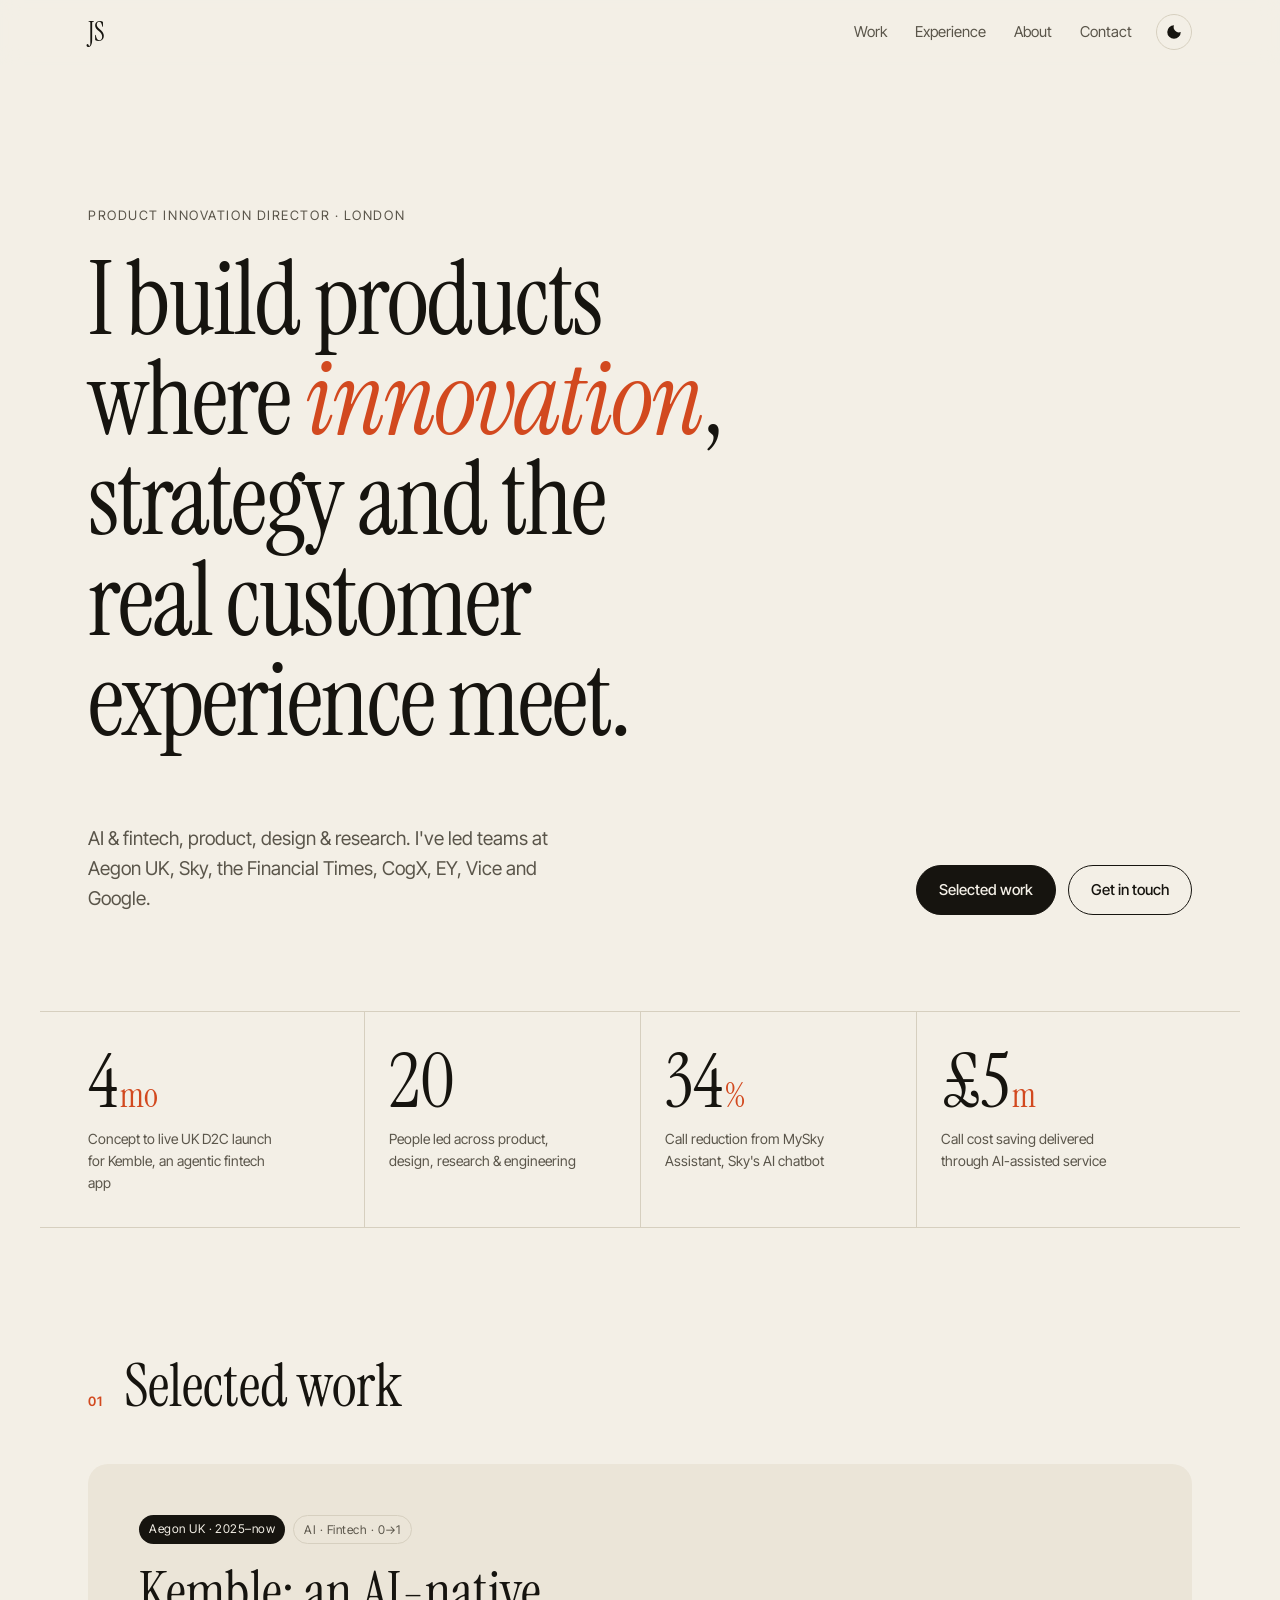
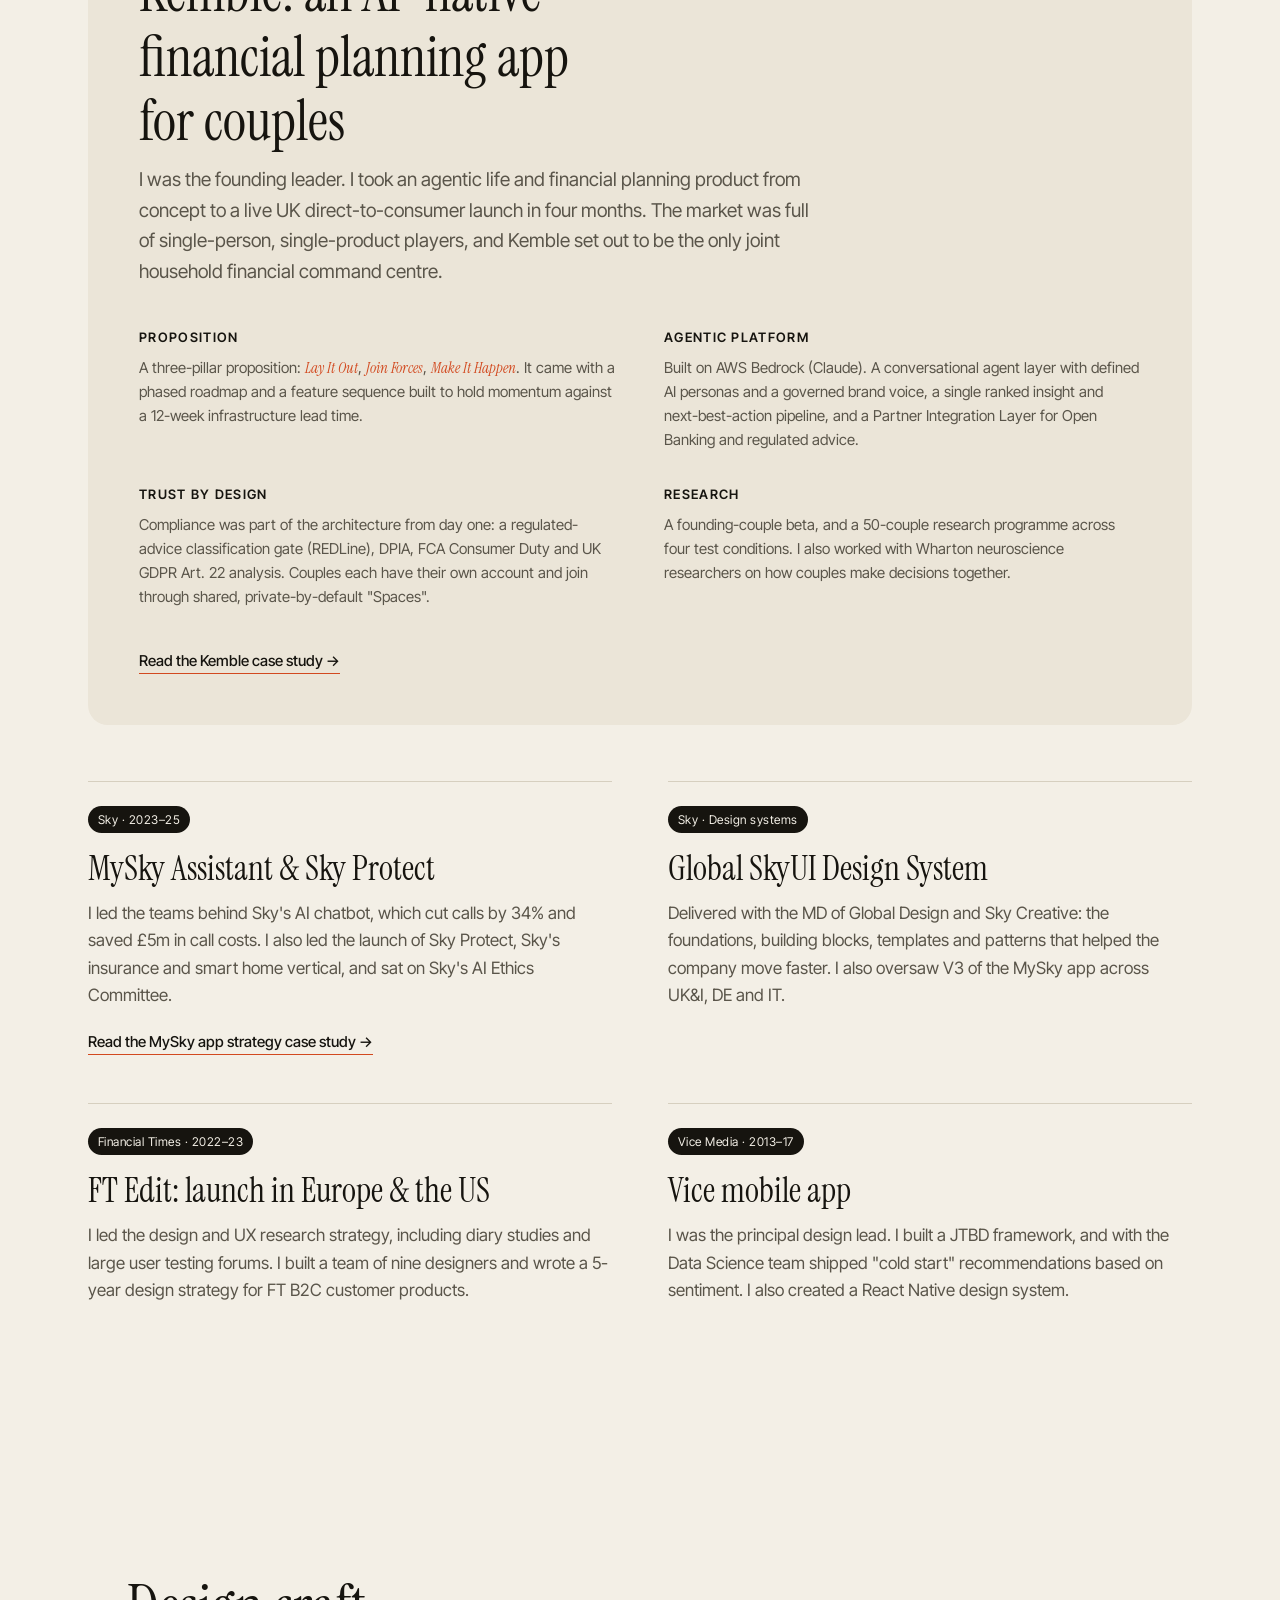
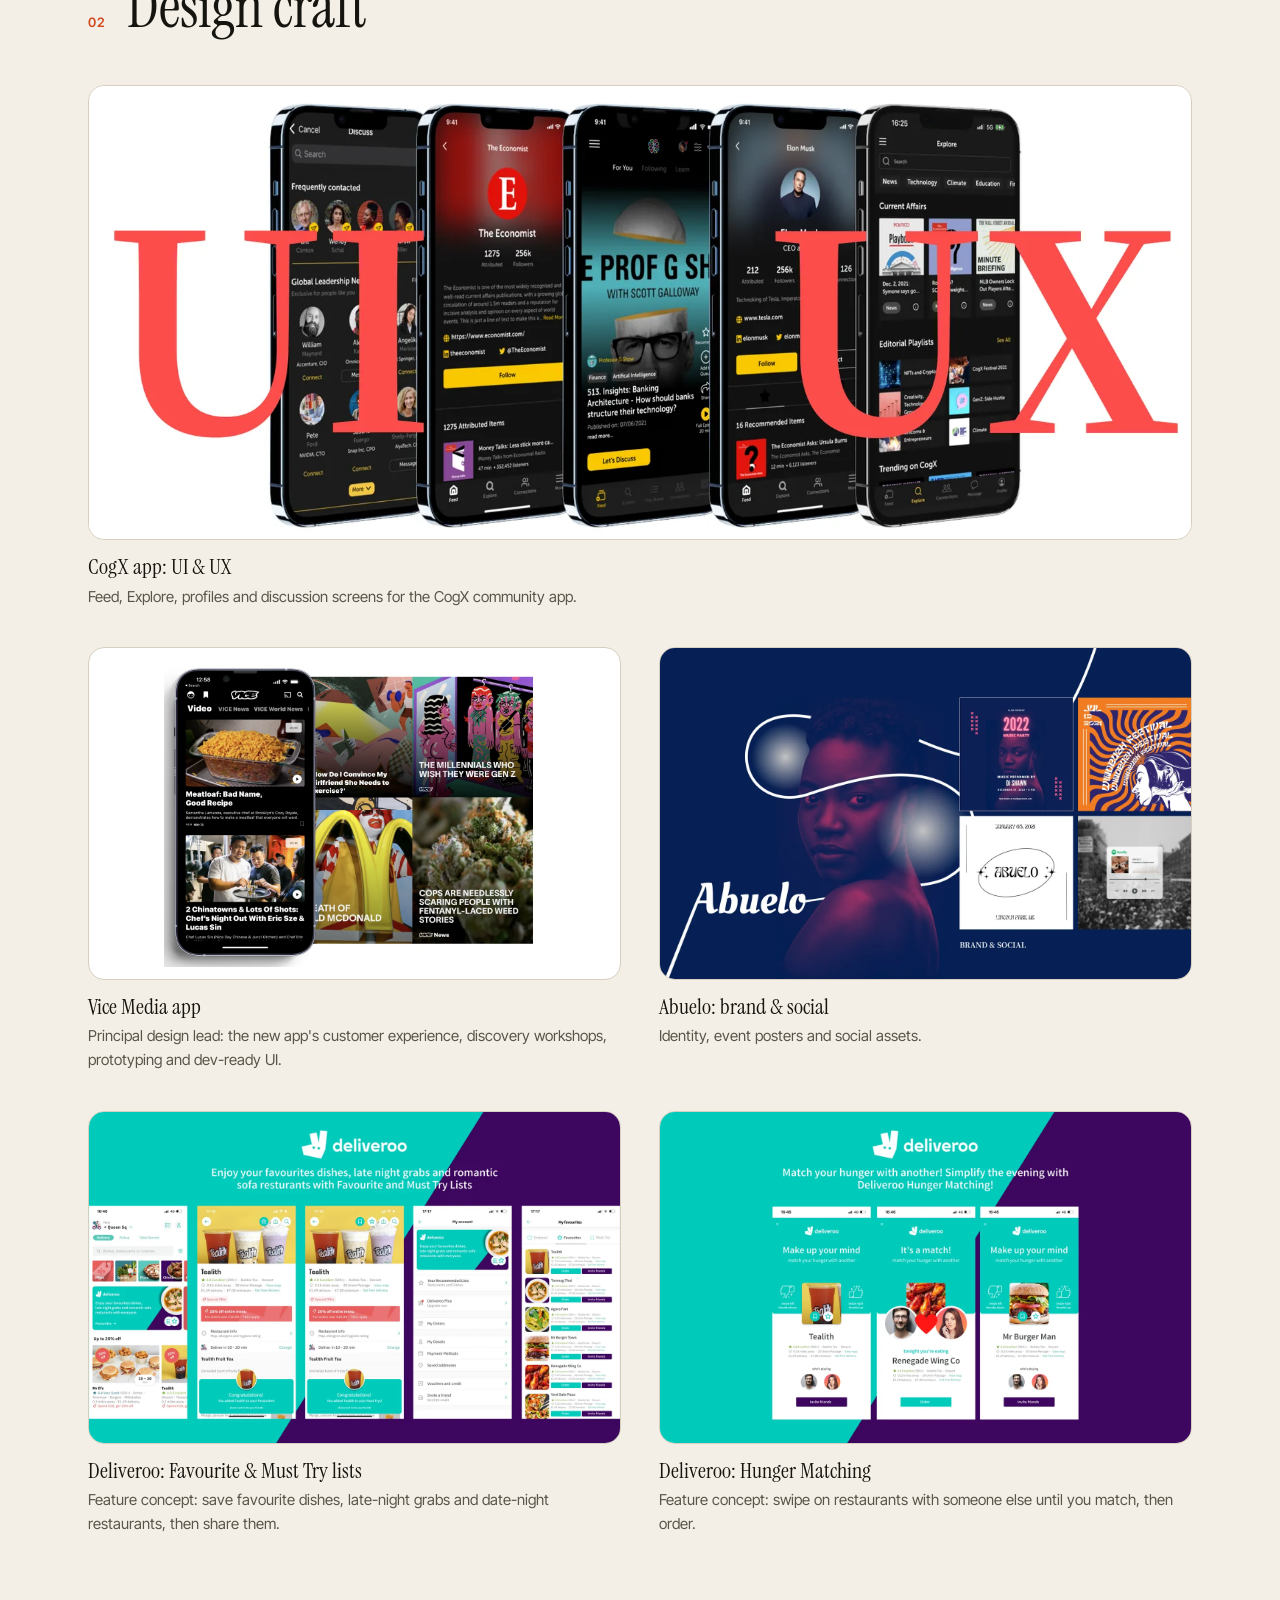
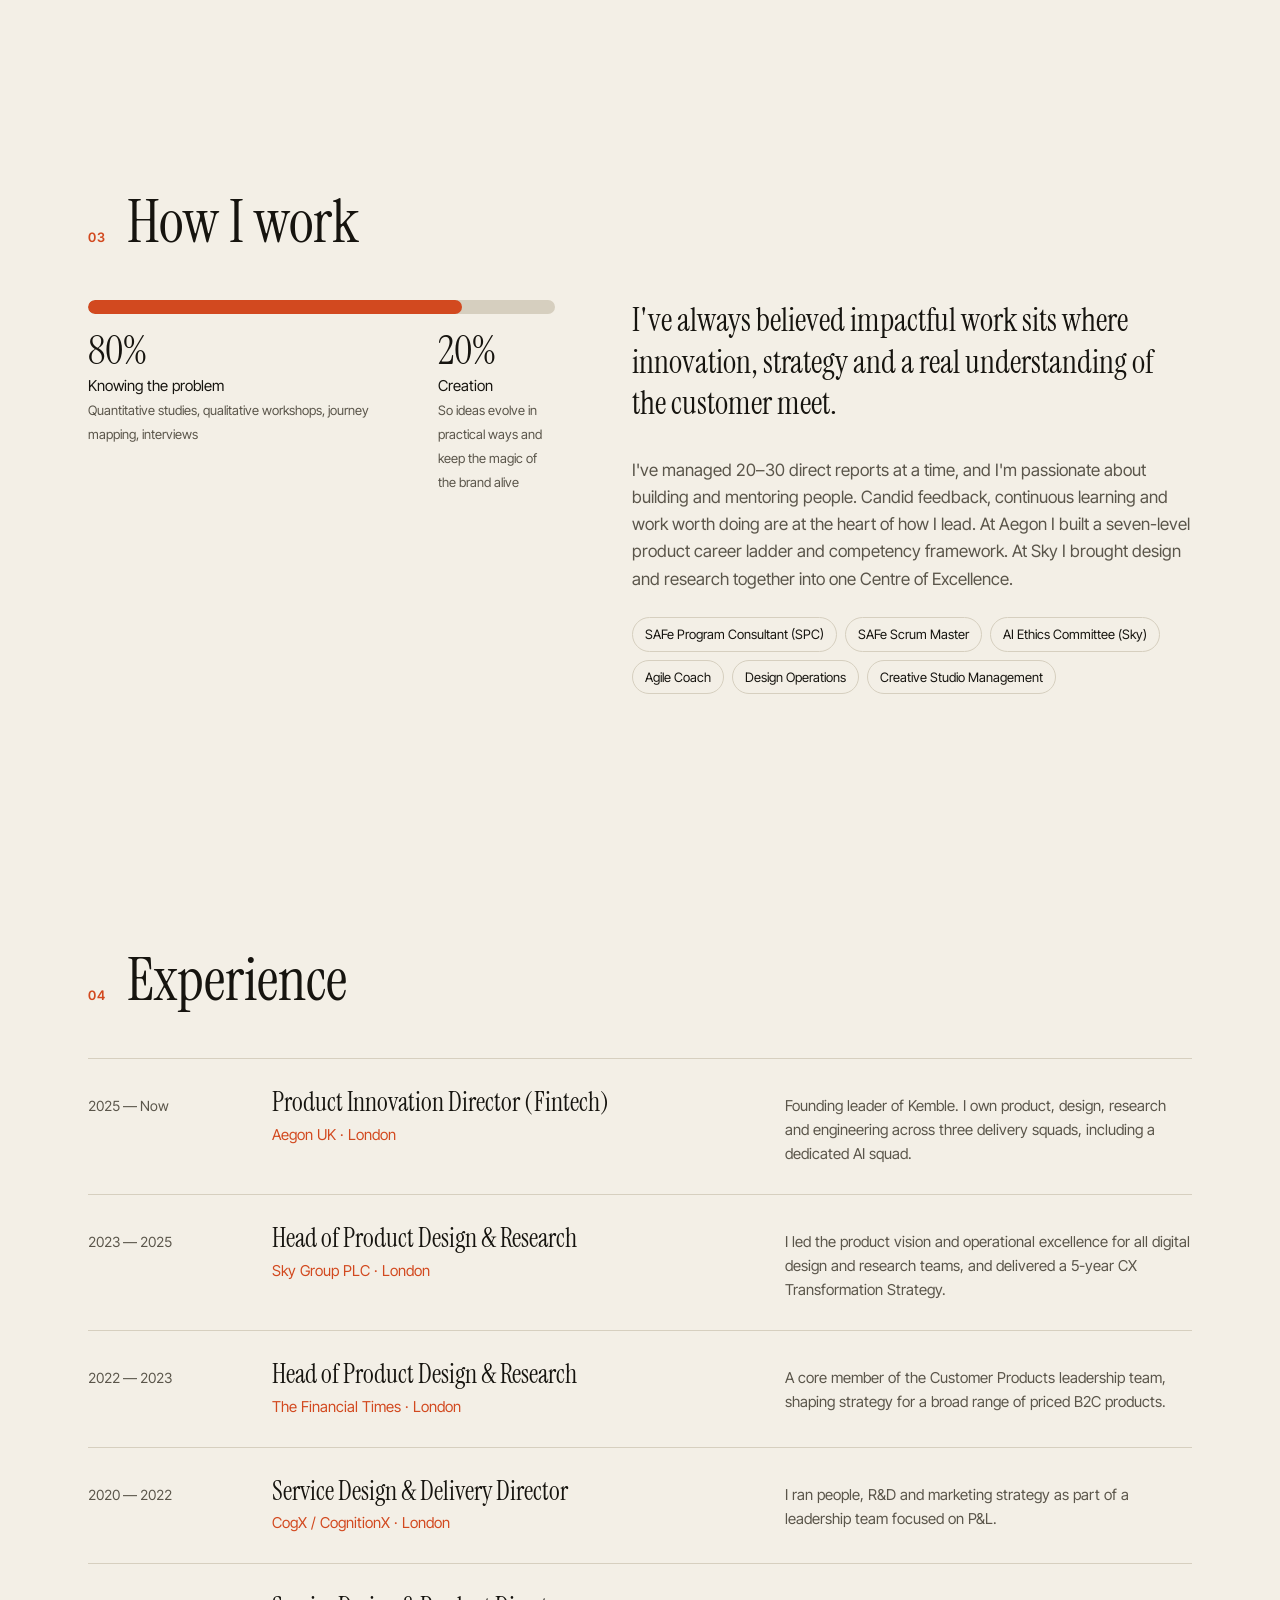
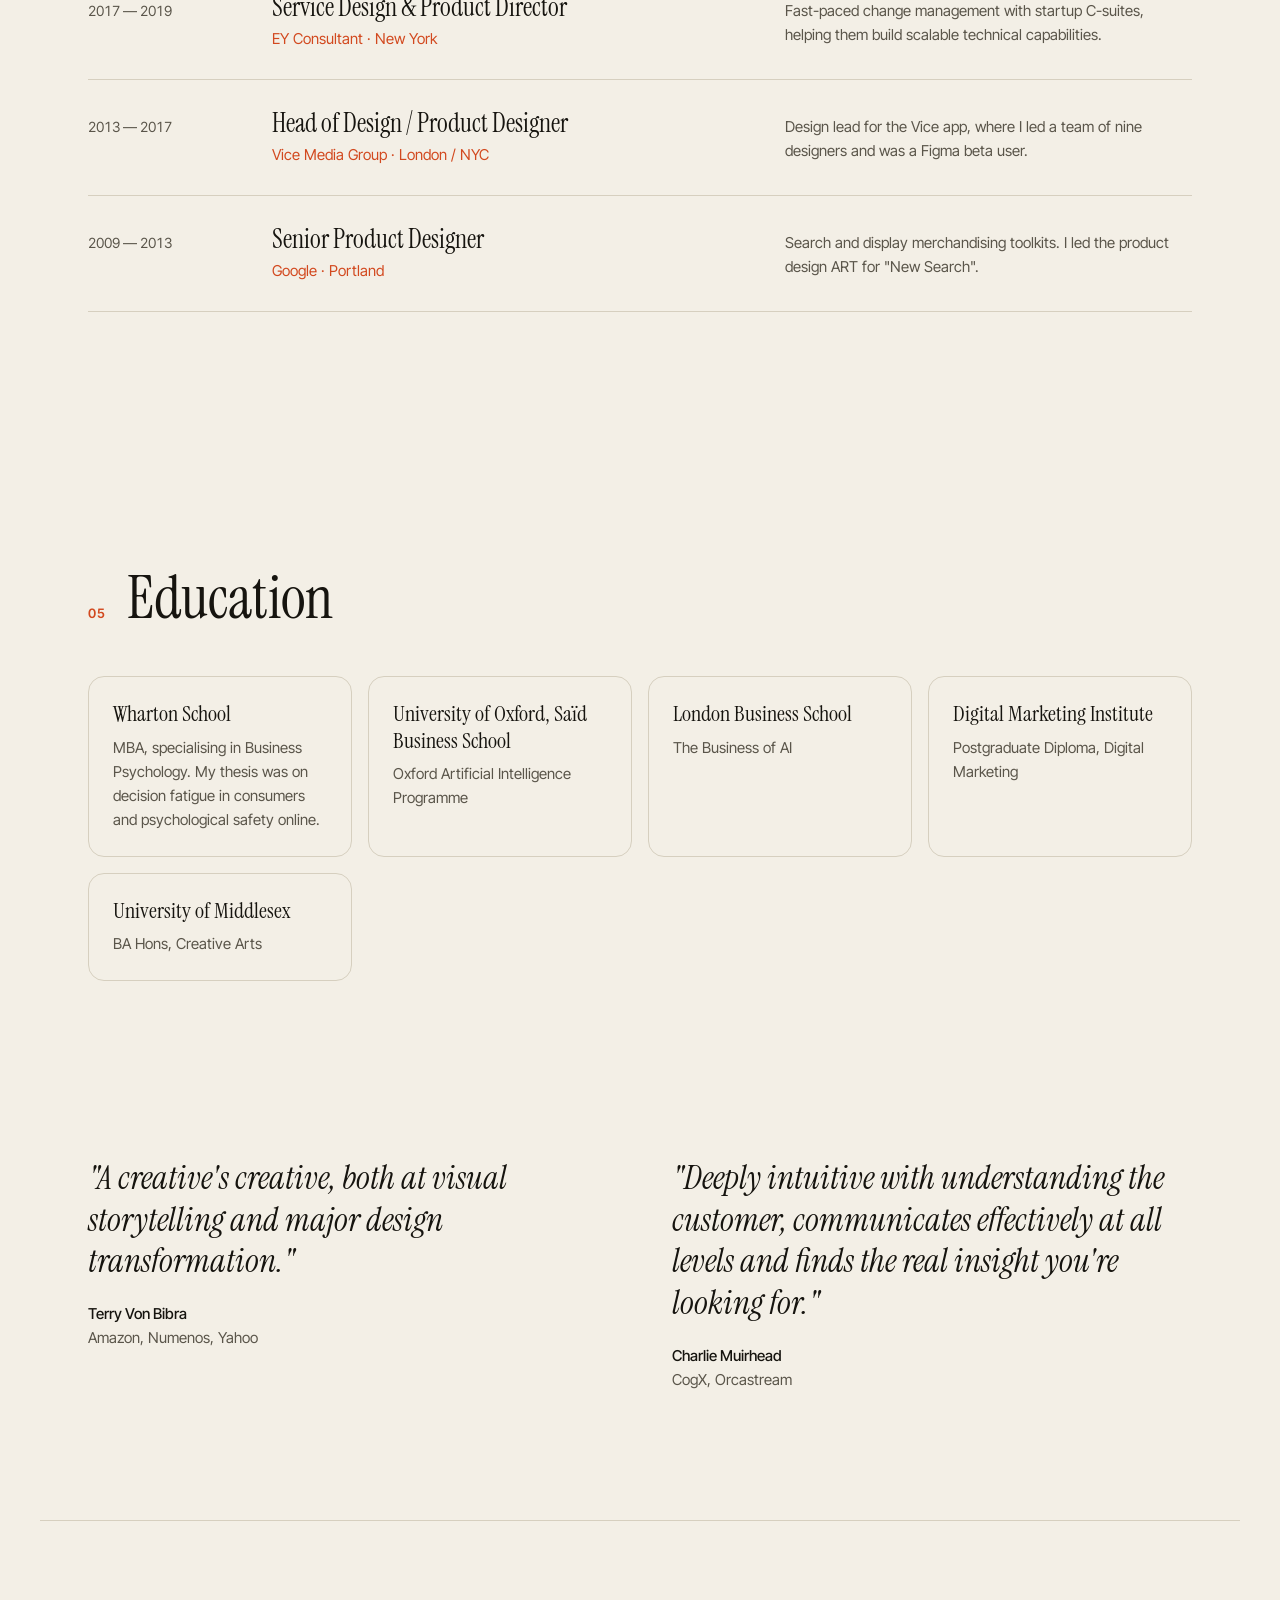
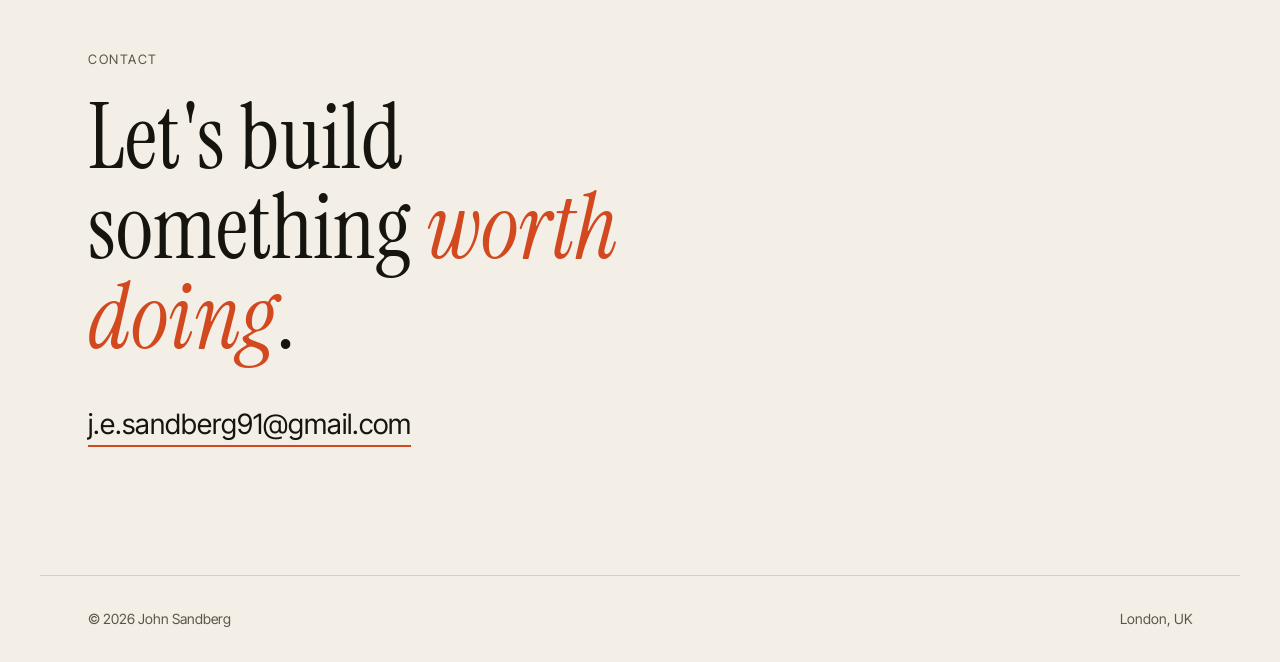
<file: index.html>
<!doctype html>
<html lang="en" class="no-js">
<head>
  <meta charset="utf-8">
  <meta name="viewport" content="width=device-width, initial-scale=1">
  <title>John Sandberg — Product Innovation Director</title>
  <meta name="description" content="John Sandberg — Product Innovation Director in London. AI-native fintech, product, design and research leadership at Aegon UK, Sky, the Financial Times, Vice and Google.">
  <meta property="og:title" content="John Sandberg — Product Innovation Director">
  <meta property="og:description" content="AI & Fintech · Product, Design & Research · Customer Experience. London, UK.">
  <meta property="og:type" content="website">
  <link rel="icon" href="assets/favicon.svg" type="image/svg+xml">
  <link rel="preconnect" href="https://fonts.googleapis.com">
  <link rel="preconnect" href="https://fonts.gstatic.com" crossorigin>
  <link href="https://fonts.googleapis.com/css2?family=Instrument+Serif:ital@0;1&family=Inter+Tight:wght@400;500;600&display=swap" rel="stylesheet">
  <link rel="stylesheet" href="assets/styles.css">
</head>
<body>
  <a class="skip" href="#main">Skip to content</a>

  <header class="nav">
    <div class="wrap nav__inner">
      <a class="nav__mark" href="#top" aria-label="John Sandberg, home">JS</a>
      <nav aria-label="Primary">
        <ul class="nav__links">
          <li><a href="#work">Work</a></li>
          <li><a href="#experience">Experience</a></li>
          <li><a href="#about">About</a></li>
          <li><a href="#contact">Contact</a></li>
        </ul>
      </nav>
      <button class="theme" type="button" aria-label="Toggle colour theme">
        <svg viewBox="0 0 24 24" width="18" height="18" aria-hidden="true"><path d="M12 3a9 9 0 1 0 9 9 7 7 0 0 1-9-9z" fill="currentColor"/></svg>
      </button>
    </div>
  </header>

  <main id="main">
    <!-- HERO -->
    <section class="hero wrap" id="top">
      <p class="eyebrow">Product Innovation Director · London</p>
      <h1 class="hero__title">
        I build products where <em>innovation</em>, strategy and the real customer experience meet.
      </h1>
      <div class="hero__foot">
        <p class="hero__lede">
          AI &amp; fintech, product, design &amp; research. I've led teams at Aegon UK, Sky, the Financial Times, CogX, EY, Vice and Google.
        </p>
        <div class="hero__cta">
          <a class="btn btn--solid" href="#work">Selected work</a>
          <a class="btn" href="mailto:j.e.sandberg91@gmail.com">Get in touch</a>
        </div>
      </div>
    </section>

    <!-- NUMBERS -->
    <section class="stats wrap" aria-label="Highlights">
      <div class="stat reveal">
        <span class="stat__num">4<small>mo</small></span>
        <span class="stat__label">Concept to live UK D2C launch for Kemble, an agentic fintech app</span>
      </div>
      <div class="stat reveal">
        <span class="stat__num">20</span>
        <span class="stat__label">People led across product, design, research &amp; engineering</span>
      </div>
      <div class="stat reveal">
        <span class="stat__num">34<small>%</small></span>
        <span class="stat__label">Call reduction from MySky Assistant, Sky's AI chatbot</span>
      </div>
      <div class="stat reveal">
        <span class="stat__num">£5<small>m</small></span>
        <span class="stat__label">Call cost saving delivered through AI-assisted service</span>
      </div>
    </section>

    <!-- WORK -->
    <section class="section wrap" id="work">
      <div class="section__head">
        <span class="section__num">01</span>
        <h2>Selected work</h2>
      </div>

      <article class="case case--feature reveal">
        <div class="case__meta">
          <span class="tag">Aegon UK · 2025–now</span>
          <span class="tag tag--ghost">AI · Fintech · 0→1</span>
        </div>
        <h3 class="case__title">Kemble: an AI-native financial planning app for couples</h3>
        <p class="case__lede">
          I was the founding leader. I took an agentic life and financial planning product from concept to a live UK direct-to-consumer launch in four months. The market was full of single-person, single-product players, and Kemble set out to be the only joint household financial command centre.
        </p>
        <div class="case__grid">
          <div>
            <h4>Proposition</h4>
            <p>A three-pillar proposition: <em>Lay It Out</em>, <em>Join Forces</em>, <em>Make It Happen</em>. It came with a phased roadmap and a feature sequence built to hold momentum against a 12-week infrastructure lead time.</p>
          </div>
          <div>
            <h4>Agentic platform</h4>
            <p>Built on AWS Bedrock (Claude). A conversational agent layer with defined AI personas and a governed brand voice, a single ranked insight and next-best-action pipeline, and a Partner Integration Layer for Open Banking and regulated advice.</p>
          </div>
          <div>
            <h4>Trust by design</h4>
            <p>Compliance was part of the architecture from day one: a regulated-advice classification gate (REDLine), DPIA, FCA Consumer Duty and UK GDPR Art. 22 analysis. Couples each have their own account and join through shared, private-by-default "Spaces".</p>
          </div>
          <div>
            <h4>Research</h4>
            <p>A founding-couple beta, and a 50-couple research programme across four test conditions. I also worked with Wharton neuroscience researchers on how couples make decisions together.</p>
          </div>
        </div>
        <a class="case__link" href="work/kemble.html">Read the Kemble case study →</a>
      </article>

      <div class="cases">
        <article class="case reveal">
          <div class="case__meta"><span class="tag">Sky · 2023–25</span></div>
          <h3 class="case__title">MySky Assistant &amp; Sky Protect</h3>
          <p>I led the teams behind Sky's AI chatbot, which cut calls by 34% and saved £5m in call costs. I also led the launch of Sky Protect, Sky's insurance and smart home vertical, and sat on Sky's AI Ethics Committee.</p>
          <a class="case__link" href="work/mysky.html">Read the MySky app strategy case study →</a>
        </article>
        <article class="case reveal">
          <div class="case__meta"><span class="tag">Sky · Design systems</span></div>
          <h3 class="case__title">Global SkyUI Design System</h3>
          <p>Delivered with the MD of Global Design and Sky Creative: the foundations, building blocks, templates and patterns that helped the company move faster. I also oversaw V3 of the MySky app across UK&amp;I, DE and IT.</p>
        </article>
        <article class="case reveal">
          <div class="case__meta"><span class="tag">Financial Times · 2022–23</span></div>
          <h3 class="case__title">FT Edit: launch in Europe &amp; the US</h3>
          <p>I led the design and UX research strategy, including diary studies and large user testing forums. I built a team of nine designers and wrote a 5-year design strategy for FT B2C customer products.</p>
        </article>
        <article class="case reveal">
          <div class="case__meta"><span class="tag">Vice Media · 2013–17</span></div>
          <h3 class="case__title">Vice mobile app</h3>
          <p>I was the principal design lead. I built a JTBD framework, and with the Data Science team shipped "cold start" recommendations based on sentiment. I also created a React Native design system.</p>
        </article>
      </div>
    </section>

    <!-- CRAFT -->
    <section class="section wrap" id="craft">
      <div class="section__head">
        <span class="section__num">02</span>
        <h2>Design craft</h2>
      </div>
      <div class="gallery">
        <figure class="tile tile--wide reveal">
          <img src="assets/work/gallery/cogx-app.webp" width="1600" height="658" loading="lazy" alt="Five CogX app screens: Discuss with frequently contacted leaders, The Economist profile, a Prof G Show episode, Elon Musk's profile, and the Explore tab with editorial playlists.">
          <figcaption><strong>CogX app: UI &amp; UX</strong><span>Feed, Explore, profiles and discussion screens for the CogX community app.</span></figcaption>
        </figure>
        <figure class="tile reveal">
          <img class="is-contain" src="assets/work/gallery/vice-app.webp" width="1140" height="920" loading="lazy" alt="The Vice mobile app Video tab next to a grid of illustrated Vice story tiles.">
          <figcaption><strong>Vice Media app</strong><span>Principal design lead: the new app's customer experience, discovery workshops, prototyping and dev-ready UI.</span></figcaption>
        </figure>
        <figure class="tile reveal">
          <img src="assets/work/gallery/abuelo-brand.webp" width="1600" height="900" loading="lazy" alt="Abuelo brand work: a key visual with the Abuelo script logotype, event posters and a Spotify player social asset.">
          <figcaption><strong>Abuelo: brand &amp; social</strong><span>Identity, event posters and social assets.</span></figcaption>
        </figure>
        <figure class="tile reveal">
          <img src="assets/work/gallery/deliveroo-lists.webp" width="1600" height="900" loading="lazy" alt="Deliveroo screens showing Favourite and Must Try lists: saving a restaurant, a confirmation message and a My favourites list.">
          <figcaption><strong>Deliveroo: Favourite &amp; Must Try lists</strong><span>Feature concept: save favourite dishes, late-night grabs and date-night restaurants, then share them.</span></figcaption>
        </figure>
        <figure class="tile reveal">
          <img src="assets/work/gallery/deliveroo-matching.webp" width="1600" height="900" loading="lazy" alt="Deliveroo Hunger Matching screens: swipe left or right on restaurants with a friend until you get a match.">
          <figcaption><strong>Deliveroo: Hunger Matching</strong><span>Feature concept: swipe on restaurants with someone else until you match, then order.</span></figcaption>
        </figure>
      </div>
    </section>

    <!-- APPROACH -->
    <section class="section wrap approach" id="about">
      <div class="section__head">
        <span class="section__num">03</span>
        <h2>How I work</h2>
      </div>
      <div class="approach__grid">
        <div class="split reveal" aria-label="80% knowing the problem, 20% creation">
          <div class="split__bar"><span style="--w:80%"></span></div>
          <div class="split__legend">
            <div><strong>80%</strong> Knowing the problem<br><small>Quantitative studies, qualitative workshops, journey mapping, interviews</small></div>
            <div><strong>20%</strong> Creation<br><small>So ideas evolve in practical ways and keep the magic of the brand alive</small></div>
          </div>
        </div>
        <div class="approach__text reveal">
          <p class="big">I've always believed impactful work sits where innovation, strategy and a real understanding of the customer meet.</p>
          <p>I've managed 20–30 direct reports at a time, and I'm passionate about building and mentoring people. Candid feedback, continuous learning and work worth doing are at the heart of how I lead. At Aegon I built a seven-level product career ladder and competency framework. At Sky I brought design and research together into one Centre of Excellence.</p>
          <ul class="chips" aria-label="Core credentials">
            <li>SAFe Program Consultant (SPC)</li>
            <li>SAFe Scrum Master</li>
            <li>AI Ethics Committee (Sky)</li>
            <li>Agile Coach</li>
            <li>Design Operations</li>
            <li>Creative Studio Management</li>
          </ul>
        </div>
      </div>
    </section>

    <!-- EXPERIENCE -->
    <section class="section wrap" id="experience">
      <div class="section__head">
        <span class="section__num">04</span>
        <h2>Experience</h2>
      </div>
      <ol class="timeline">
        <li class="role reveal">
          <span class="role__date">2025 — Now</span>
          <div><h3>Product Innovation Director (Fintech)</h3><p class="role__co">Aegon UK · London</p></div>
          <p class="role__desc">Founding leader of Kemble. I own product, design, research and engineering across three delivery squads, including a dedicated AI squad.</p>
        </li>
        <li class="role reveal">
          <span class="role__date">2023 — 2025</span>
          <div><h3>Head of Product Design &amp; Research</h3><p class="role__co">Sky Group PLC · London</p></div>
          <p class="role__desc">I led the product vision and operational excellence for all digital design and research teams, and delivered a 5-year CX Transformation Strategy.</p>
        </li>
        <li class="role reveal">
          <span class="role__date">2022 — 2023</span>
          <div><h3>Head of Product Design &amp; Research</h3><p class="role__co">The Financial Times · London</p></div>
          <p class="role__desc">A core member of the Customer Products leadership team, shaping strategy for a broad range of priced B2C products.</p>
        </li>
        <li class="role reveal">
          <span class="role__date">2020 — 2022</span>
          <div><h3>Service Design &amp; Delivery Director</h3><p class="role__co">CogX / CognitionX · London</p></div>
          <p class="role__desc">I ran people, R&amp;D and marketing strategy as part of a leadership team focused on P&amp;L.</p>
        </li>
        <li class="role reveal">
          <span class="role__date">2017 — 2019</span>
          <div><h3>Service Design &amp; Product Director</h3><p class="role__co">EY Consultant · New York</p></div>
          <p class="role__desc">Fast-paced change management with startup C-suites, helping them build scalable technical capabilities.</p>
        </li>
        <li class="role reveal">
          <span class="role__date">2013 — 2017</span>
          <div><h3>Head of Design / Product Designer</h3><p class="role__co">Vice Media Group · London / NYC</p></div>
          <p class="role__desc">Design lead for the Vice app, where I led a team of nine designers and was a Figma beta user.</p>
        </li>
        <li class="role reveal">
          <span class="role__date">2009 — 2013</span>
          <div><h3>Senior Product Designer</h3><p class="role__co">Google · Portland</p></div>
          <p class="role__desc">Search and display merchandising toolkits. I led the product design ART for "New Search".</p>
        </li>
      </ol>
    </section>

    <!-- EDUCATION -->
    <section class="section wrap" aria-labelledby="edu-h">
      <div class="section__head">
        <span class="section__num">05</span>
        <h2 id="edu-h">Education</h2>
      </div>
      <ul class="edu">
        <li class="reveal"><strong>Wharton School</strong><span>MBA, specialising in Business Psychology. My thesis was on decision fatigue in consumers and psychological safety online.</span></li>
        <li class="reveal"><strong>University of Oxford, Saïd Business School</strong><span>Oxford Artificial Intelligence Programme</span></li>
        <li class="reveal"><strong>London Business School</strong><span>The Business of AI</span></li>
        <li class="reveal"><strong>Digital Marketing Institute</strong><span>Postgraduate Diploma, Digital Marketing</span></li>
        <li class="reveal"><strong>University of Middlesex</strong><span>BA Hons, Creative Arts</span></li>
      </ul>
    </section>

    <!-- QUOTES -->
    <section class="quotes wrap" aria-label="Testimonials">
      <figure class="quote reveal">
        <blockquote>"A creative's creative, both at visual storytelling and major design transformation."</blockquote>
        <figcaption>Terry Von Bibra <span>Amazon, Numenos, Yahoo</span></figcaption>
      </figure>
      <figure class="quote reveal">
        <blockquote>"Deeply intuitive with understanding the customer, communicates effectively at all levels and finds the real insight you're looking for."</blockquote>
        <figcaption>Charlie Muirhead <span>CogX, Orcastream</span></figcaption>
      </figure>
    </section>

    <!-- CONTACT -->
    <section class="contact wrap" id="contact">
      <p class="eyebrow">Contact</p>
      <h2 class="contact__title">Let's build something <em>worth doing</em>.</h2>
      <a class="contact__mail" href="mailto:j.e.sandberg91@gmail.com">j.e.sandberg91@gmail.com</a>
    </section>
  </main>

  <footer class="footer wrap">
    <span>© <span id="year">2026</span> John Sandberg</span>
    <span>London, UK</span>
  </footer>

  <script src="assets/main.js"></script>
</body>
</html>
</file>
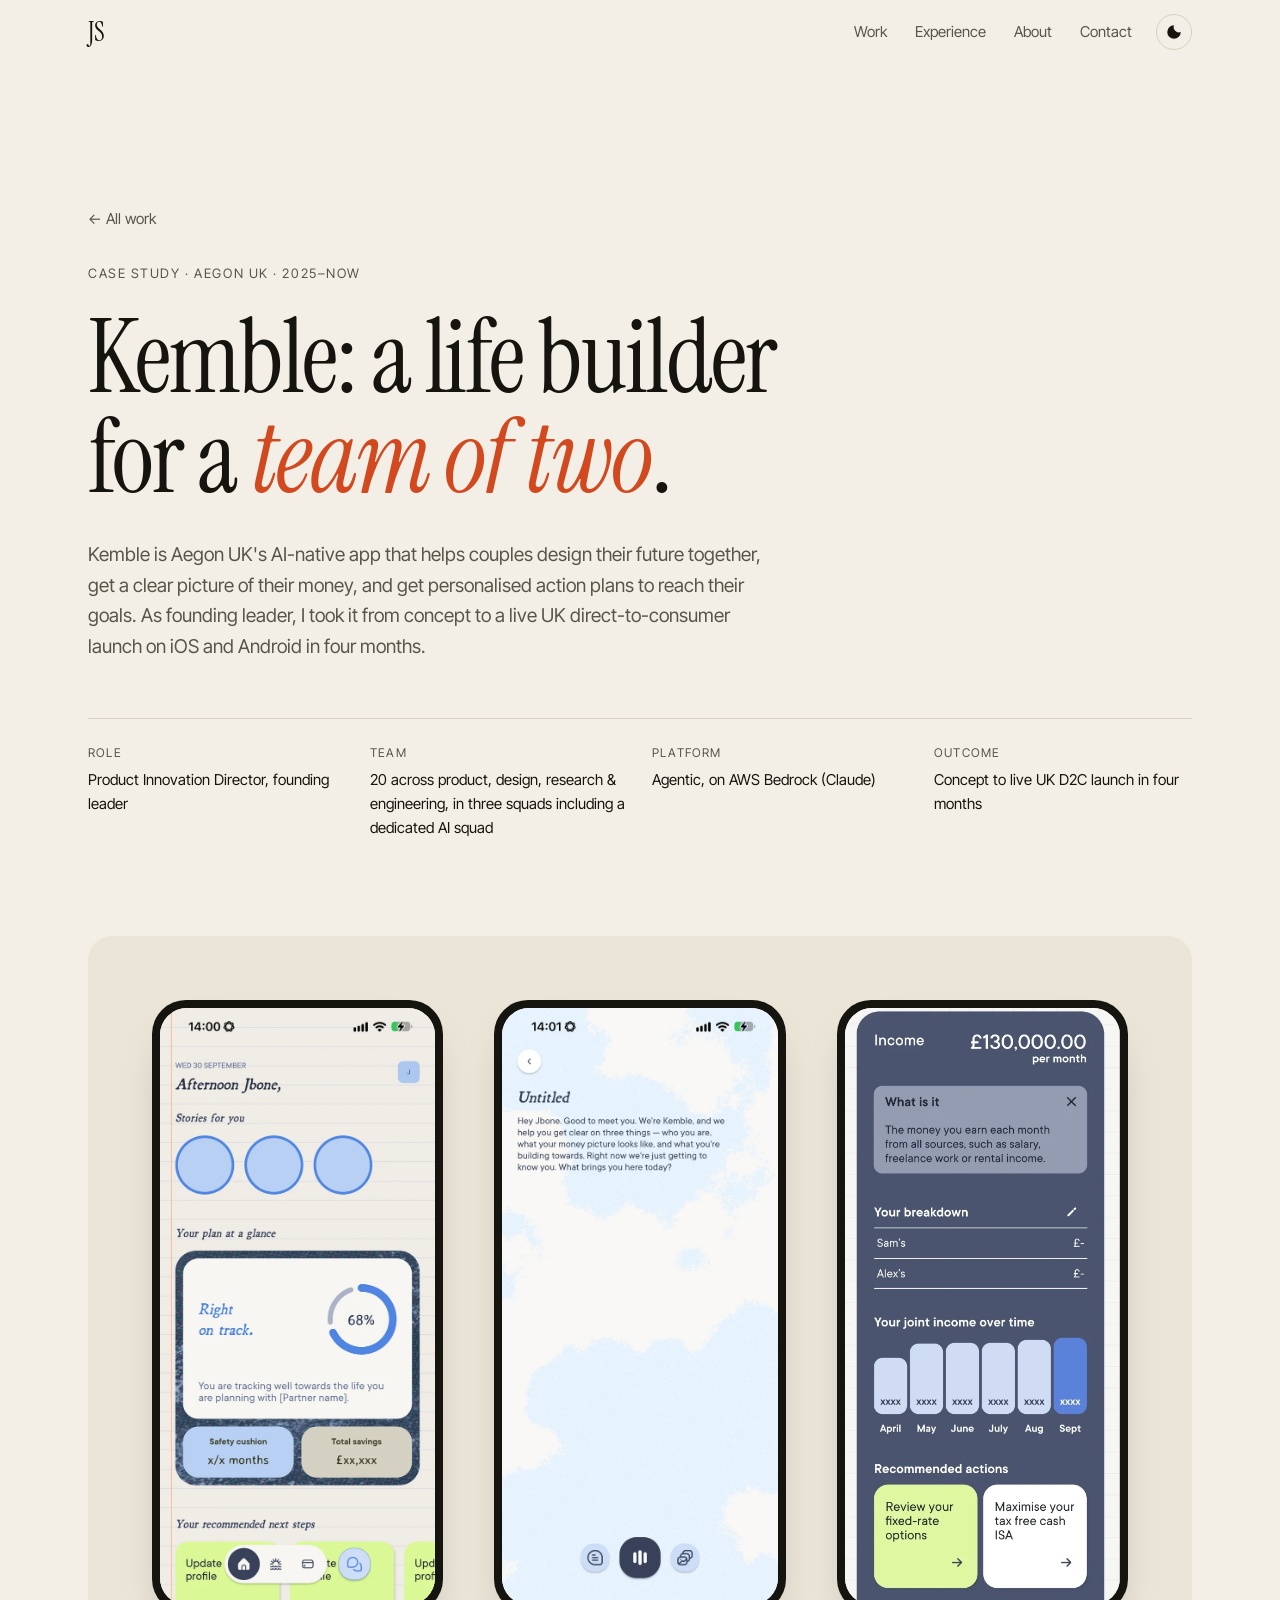
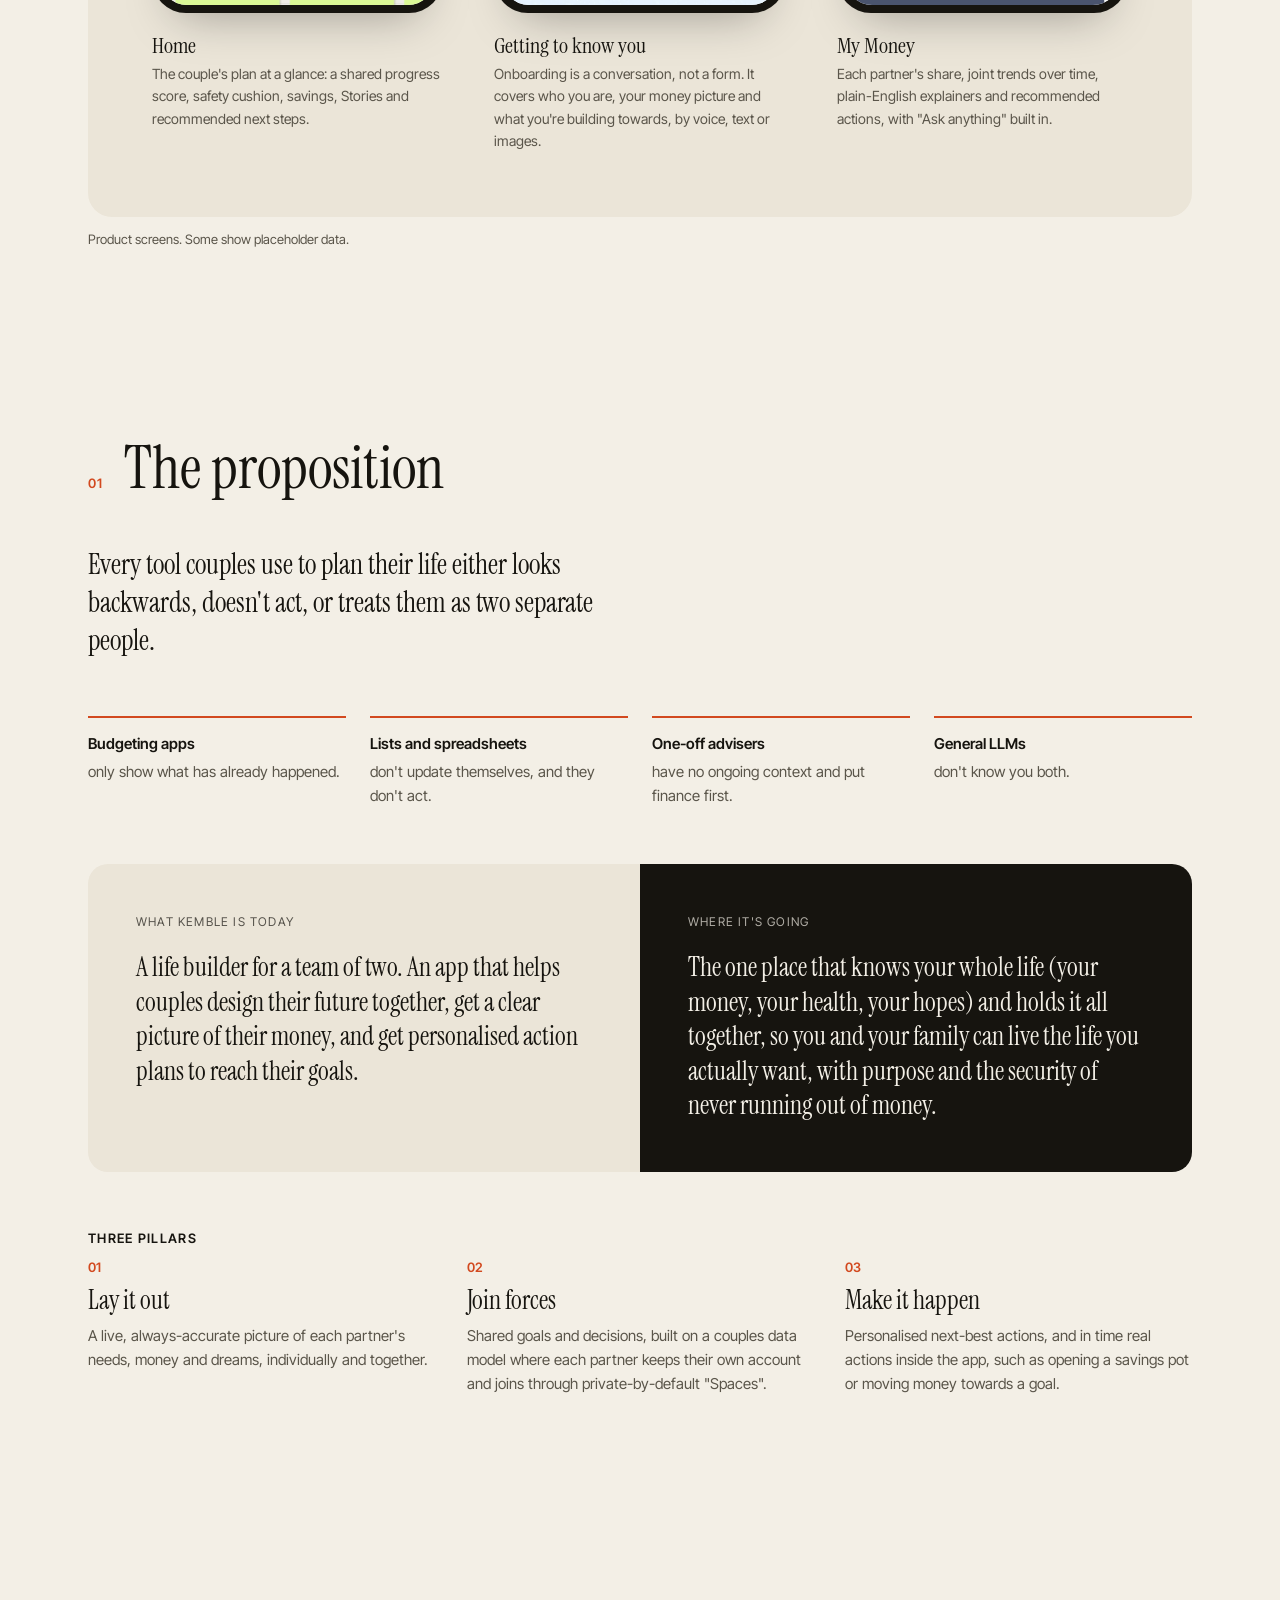
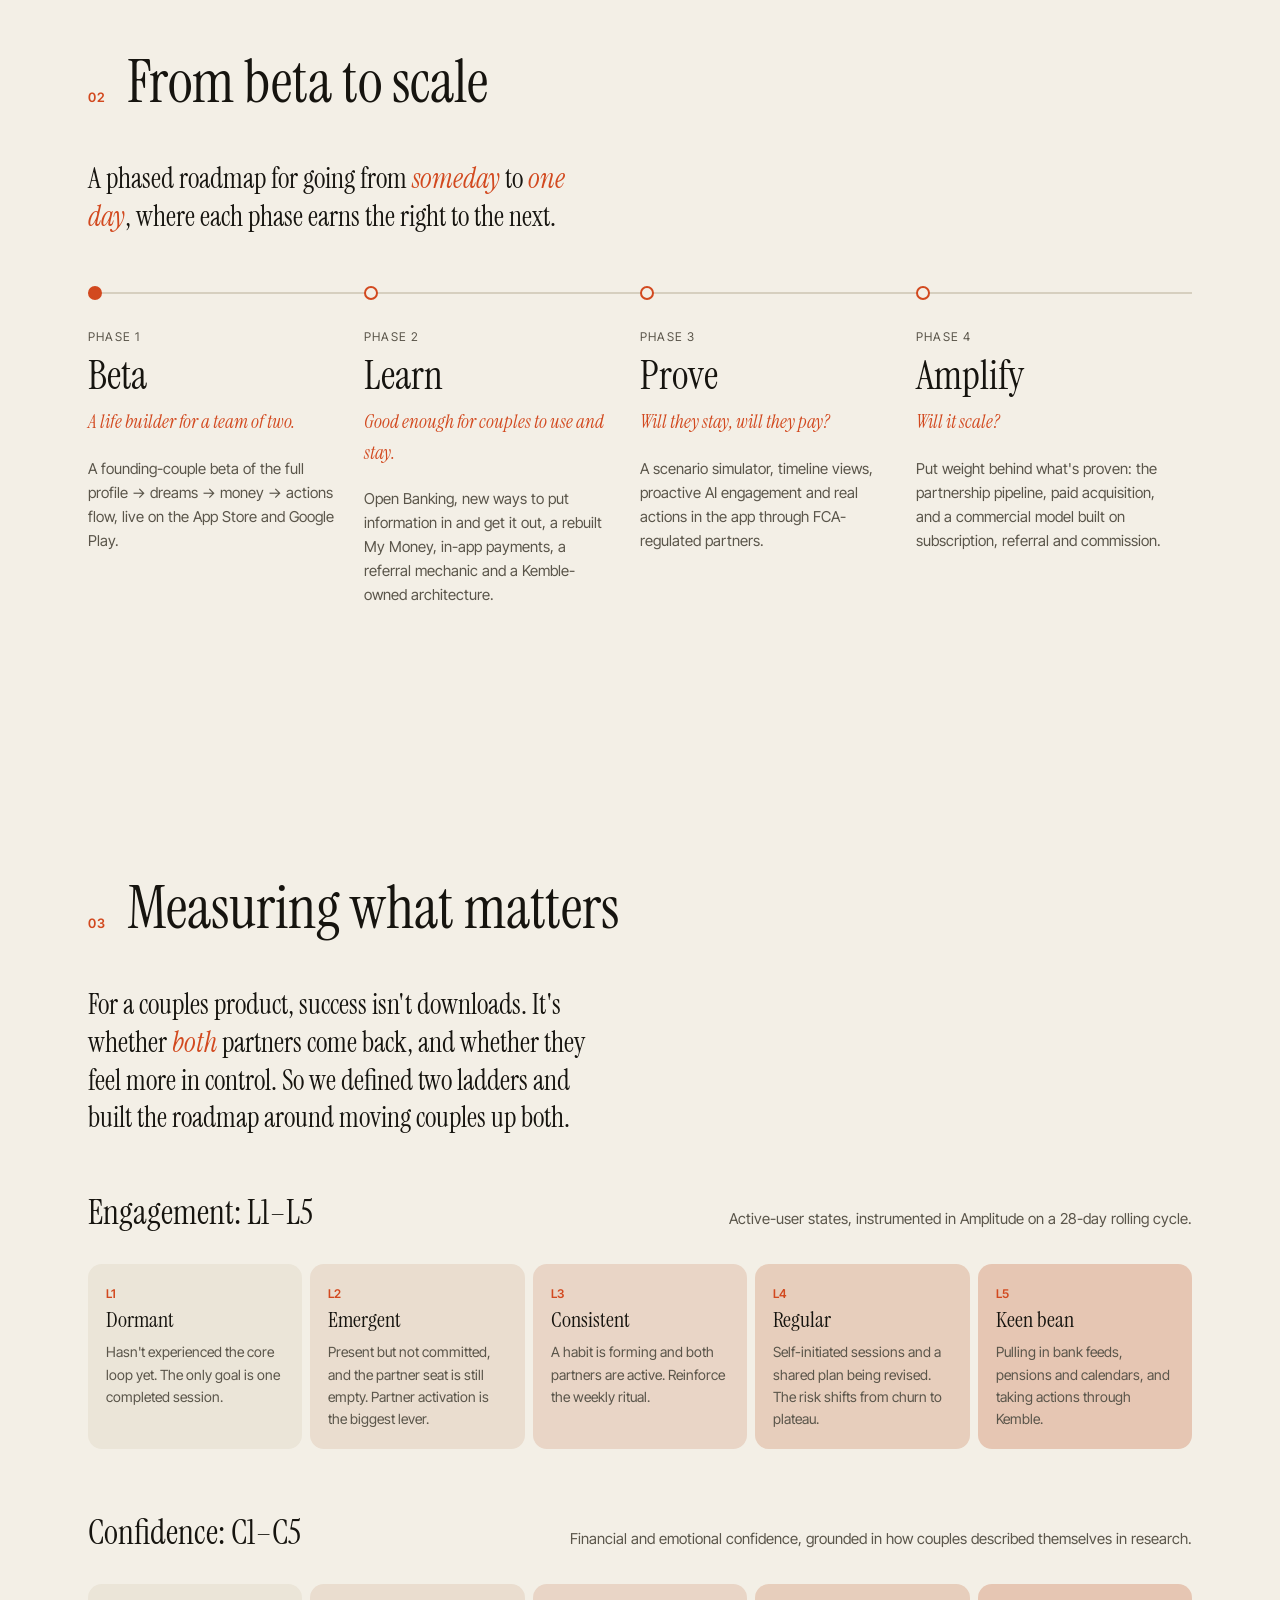
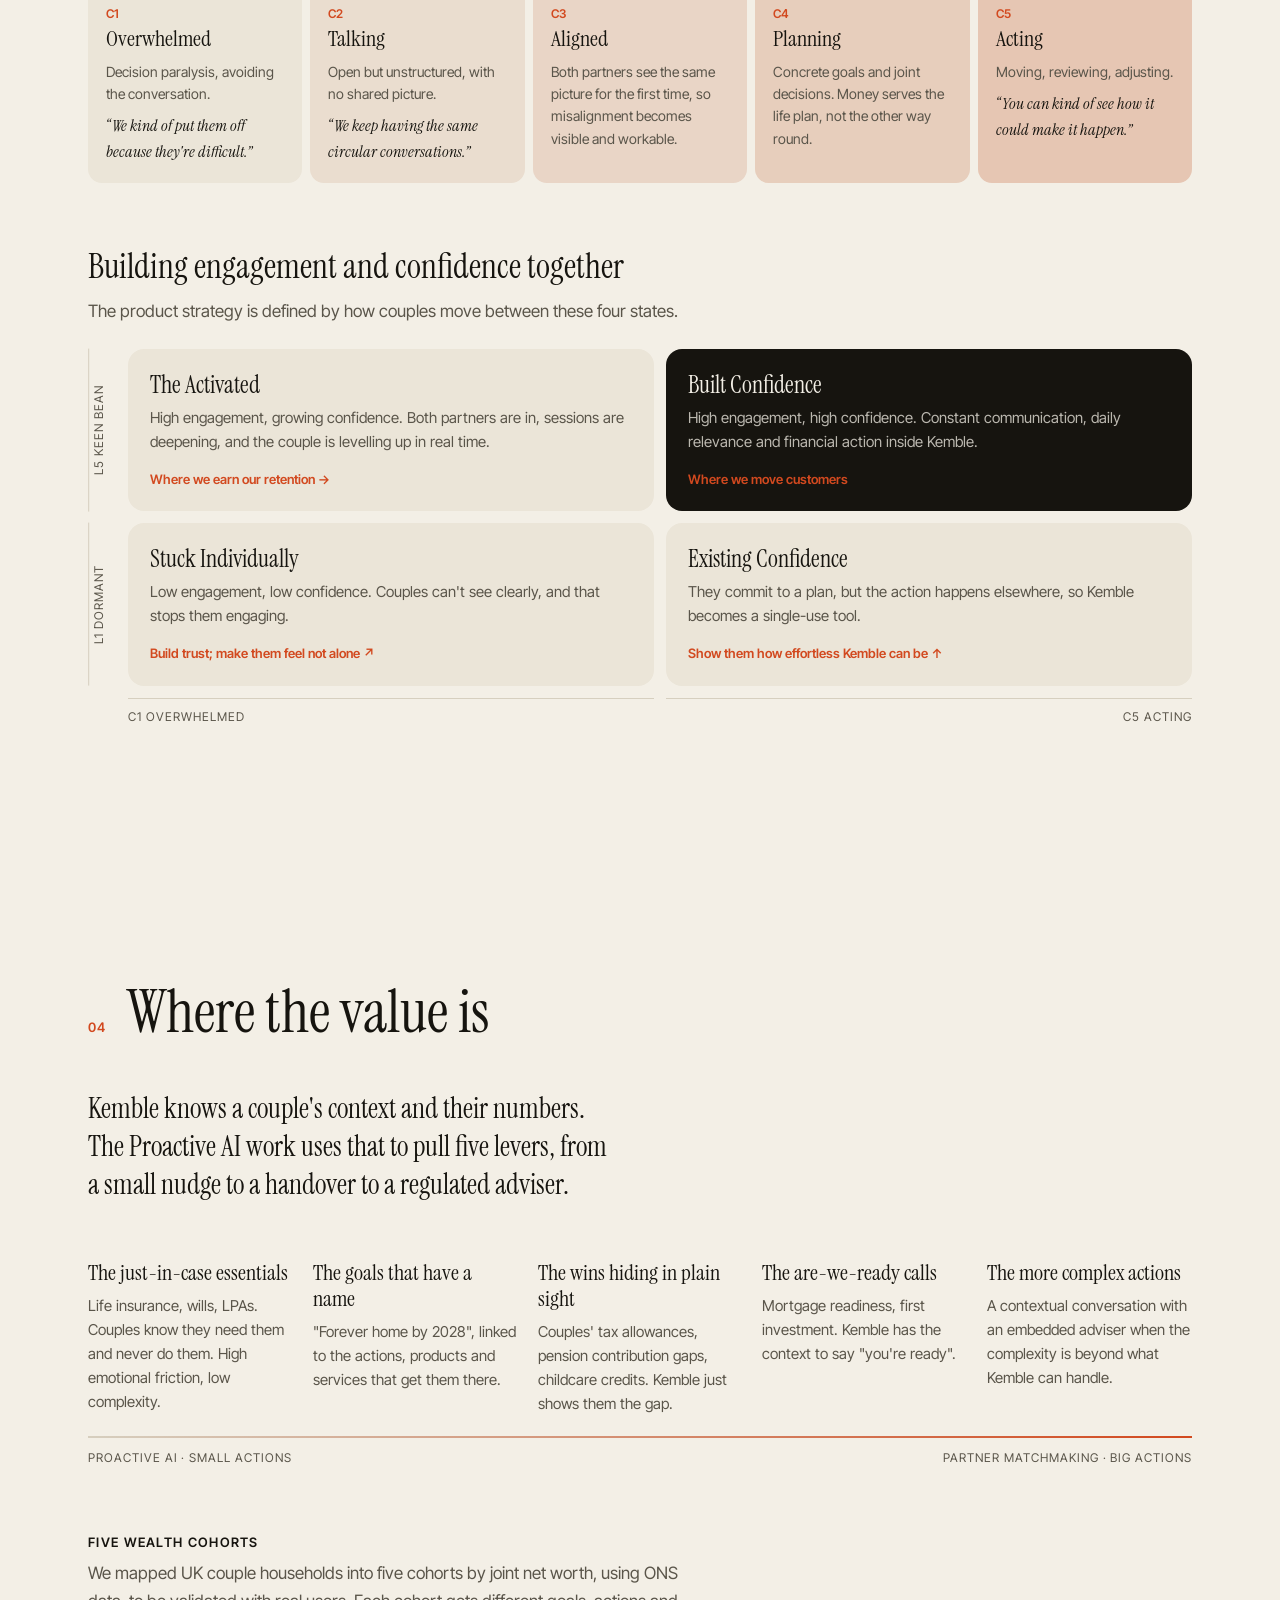
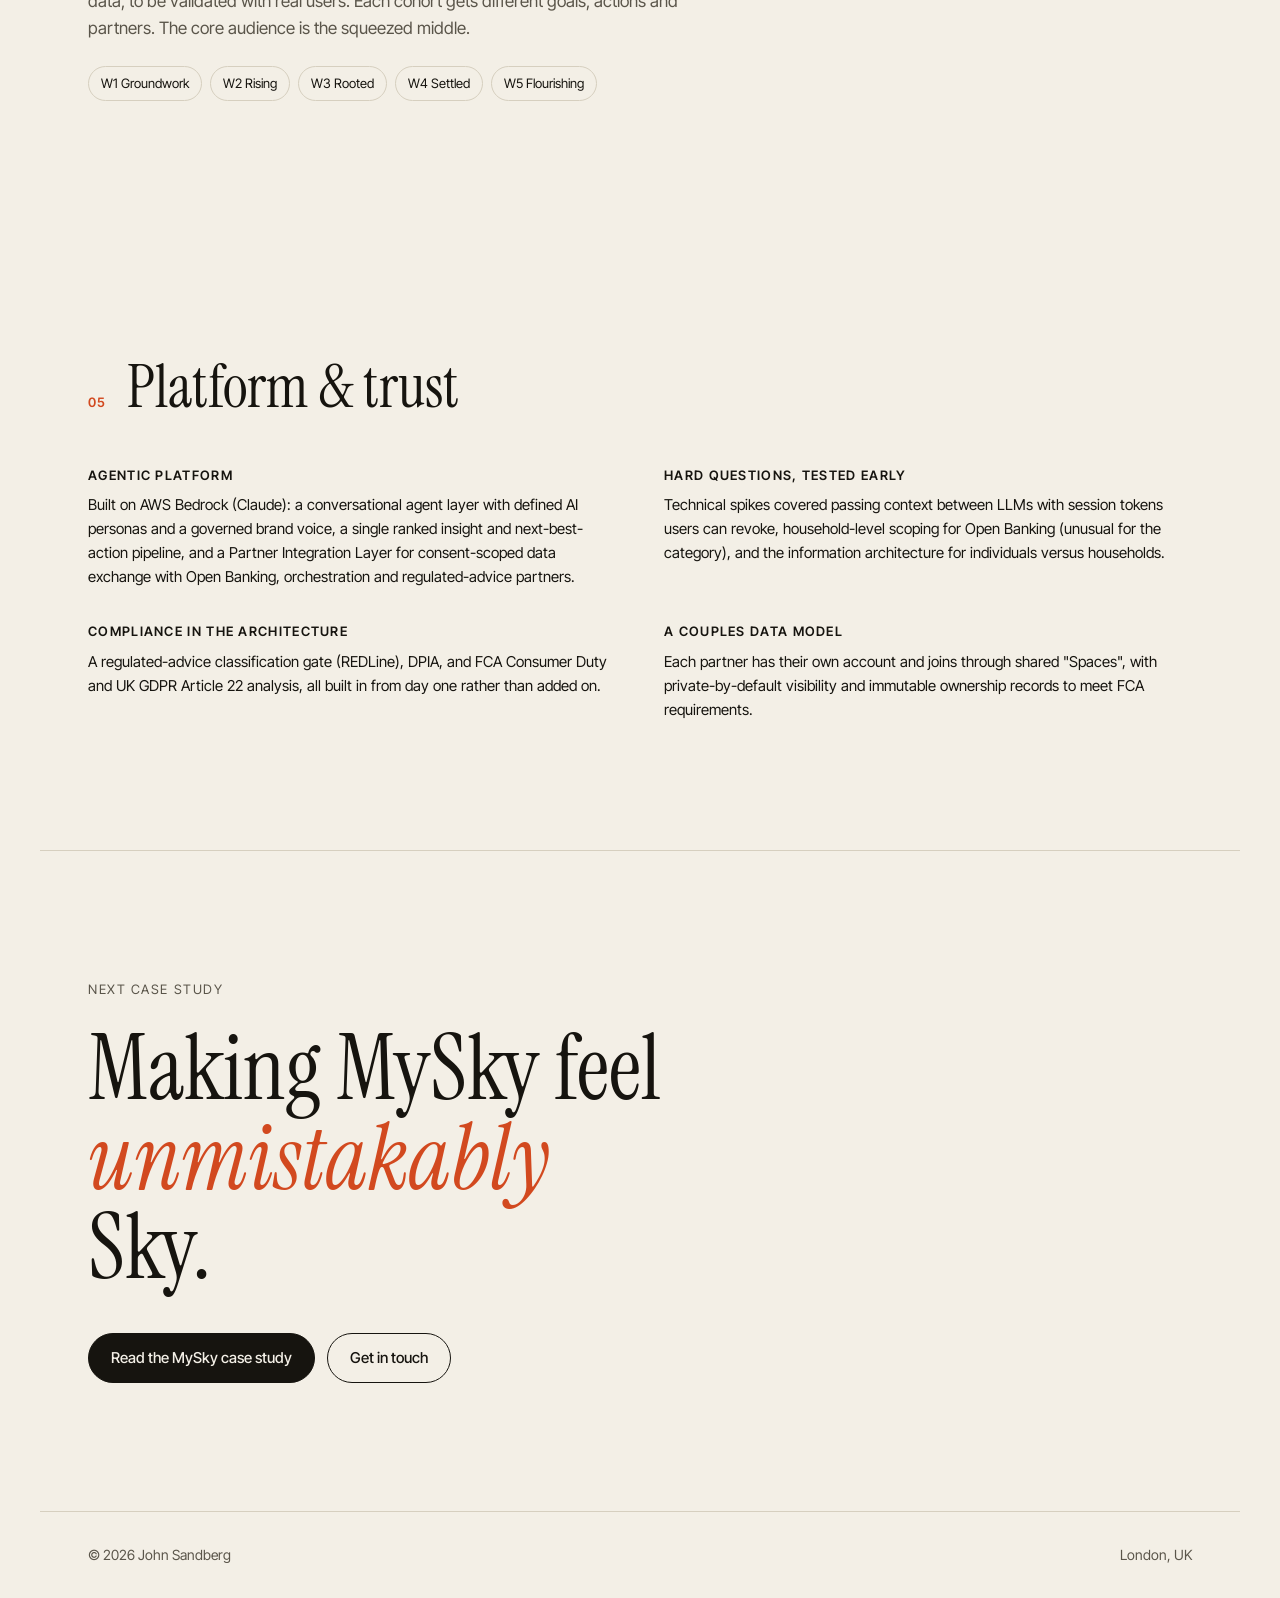
<file: work/kemble.html>
<!doctype html>
<html lang="en" class="no-js">
<head>
  <meta charset="utf-8">
  <meta name="viewport" content="width=device-width, initial-scale=1">
  <title>Kemble — John Sandberg</title>
  <meta name="description" content="Case study: Kemble, Aegon UK's AI-native life and financial planning app for couples, taken from concept to live UK launch in four months.">
  <meta property="og:title" content="Kemble — John Sandberg">
  <meta property="og:type" content="article">
  <link rel="icon" href="../assets/favicon.svg" type="image/svg+xml">
  <link rel="preconnect" href="https://fonts.googleapis.com">
  <link rel="preconnect" href="https://fonts.gstatic.com" crossorigin>
  <link href="https://fonts.googleapis.com/css2?family=Instrument+Serif:ital@0;1&family=Inter+Tight:wght@400;500;600&display=swap" rel="stylesheet">
  <link rel="stylesheet" href="../assets/styles.css">
</head>
<body>
  <a class="skip" href="#main">Skip to content</a>

  <header class="nav">
    <div class="wrap nav__inner">
      <a class="nav__mark" href="../" aria-label="John Sandberg, home">JS</a>
      <nav aria-label="Primary">
        <ul class="nav__links">
          <li><a href="../#work">Work</a></li>
          <li><a href="../#experience">Experience</a></li>
          <li><a href="../#about">About</a></li>
          <li><a href="../#contact">Contact</a></li>
        </ul>
      </nav>
      <button class="theme" type="button" aria-label="Toggle colour theme">
        <svg viewBox="0 0 24 24" width="18" height="18" aria-hidden="true"><path d="M12 3a9 9 0 1 0 9 9 7 7 0 0 1-9-9z" fill="currentColor"/></svg>
      </button>
    </div>
  </header>

  <main id="main">
    <!-- HERO -->
    <section class="hero wrap cs-hero">
      <a class="back" href="../#work">← All work</a>
      <p class="eyebrow">Case study · Aegon UK · 2025–now</p>
      <h1 class="hero__title">Kemble: a life builder for a <em>team of two</em>.</h1>
      <p class="hero__lede">
        Kemble is Aegon UK's AI-native app that helps couples design their future together, get a clear picture of their money, and get personalised action plans to reach their goals. As founding leader, I took it from concept to a live UK direct-to-consumer launch on iOS and Android in four months.
      </p>
      <dl class="cs-meta">
        <div><dt>Role</dt><dd>Product Innovation Director, founding leader</dd></div>
        <div><dt>Team</dt><dd>20 across product, design, research &amp; engineering, in three squads including a dedicated AI squad</dd></div>
        <div><dt>Platform</dt><dd>Agentic, on AWS Bedrock (Claude)</dd></div>
        <div><dt>Outcome</dt><dd>Concept to live UK D2C launch in four months</dd></div>
      </dl>
    </section>

    <!-- SCREENS -->
    <section class="wrap screens" aria-label="Kemble app screens">
      <div class="phones">
        <figure class="phone reveal">
          <div class="phone__frame"><img src="../assets/work/kemble/home.webp" width="640" height="1387" alt="Kemble home screen: 'Afternoon Jbone', Stories for you, a 'Right on track' plan score of 68%, safety cushion and total savings tiles, and recommended next steps."></div>
          <figcaption><strong>Home</strong>The couple's plan at a glance: a shared progress score, safety cushion, savings, Stories and recommended next steps.</figcaption>
        </figure>
        <figure class="phone reveal">
          <div class="phone__frame"><img src="../assets/work/kemble/conversation.webp" width="640" height="1387" alt="Kemble's AI conversation: 'Hey Jbone. Good to meet you. We're Kemble, and we help you get clear on three things — who you are, what your money picture looks like, and what you're building towards.'"></div>
          <figcaption><strong>Getting to know you</strong>Onboarding is a conversation, not a form. It covers who you are, your money picture and what you're building towards, by voice, text or images.</figcaption>
        </figure>
        <figure class="phone reveal">
          <div class="phone__frame"><img src="../assets/work/kemble/money.webp" width="497" height="1080" loading="lazy" alt="Kemble Money screen: joint income with a plain-English explainer, each partner's breakdown, joint income over time, and recommended actions such as reviewing fixed-rate options and maximising a tax-free cash ISA."></div>
          <figcaption><strong>My Money</strong>Each partner's share, joint trends over time, plain-English explainers and recommended actions, with "Ask anything" built in.</figcaption>
        </figure>
      </div>
      <p class="screens__note">Product screens. Some show placeholder data.</p>
    </section>

    <!-- 01 PROPOSITION -->
    <section class="section wrap">
      <div class="section__head">
        <span class="section__num">01</span>
        <h2>The proposition</h2>
      </div>
      <p class="cs-intro reveal">Every tool couples use to plan their life either looks backwards, doesn't act, or treats them as two separate people.</p>
      <ul class="gaps reveal">
        <li><strong>Budgeting apps</strong> only show what has already happened.</li>
        <li><strong>Lists and spreadsheets</strong> don't update themselves, and they don't act.</li>
        <li><strong>One-off advisers</strong> have no ongoing context and put finance first.</li>
        <li><strong>General LLMs</strong> don't know you both.</li>
      </ul>

      <div class="duo reveal">
        <div class="duo__panel">
          <p class="duo__label">What Kemble is today</p>
          <p>A life builder for a team of two. An app that helps couples design their future together, get a clear picture of their money, and get personalised action plans to reach their goals.</p>
        </div>
        <div class="duo__panel duo__panel--alt">
          <p class="duo__label">Where it's going</p>
          <p>The one place that knows your whole life (your money, your health, your hopes) and holds it all together, so you and your family can live the life you actually want, with purpose and the security of never running out of money.</p>
        </div>
      </div>

      <h3 class="cs-label">Three pillars</h3>
      <ol class="pillars reveal">
        <li><span>01</span><strong>Lay it out</strong>A live, always-accurate picture of each partner's needs, money and dreams, individually and together.</li>
        <li><span>02</span><strong>Join forces</strong>Shared goals and decisions, built on a couples data model where each partner keeps their own account and joins through private-by-default "Spaces".</li>
        <li><span>03</span><strong>Make it happen</strong>Personalised next-best actions, and in time real actions inside the app, such as opening a savings pot or moving money towards a goal.</li>
      </ol>
    </section>

    <!-- 02 ROADMAP -->
    <section class="section wrap">
      <div class="section__head">
        <span class="section__num">02</span>
        <h2>From beta to scale</h2>
      </div>
      <p class="cs-intro reveal">A phased roadmap for going from <em>someday</em> to <em>one day</em>, where each phase earns the right to the next.</p>
      <ol class="phases reveal">
        <li>
          <span class="phases__n">Phase 1</span>
          <h3>Beta</h3>
          <p class="phases__q">A life builder for a team of two.</p>
          <p>A founding-couple beta of the full profile → dreams → money → actions flow, live on the App Store and Google Play.</p>
        </li>
        <li>
          <span class="phases__n">Phase 2</span>
          <h3>Learn</h3>
          <p class="phases__q">Good enough for couples to use and stay.</p>
          <p>Open Banking, new ways to put information in and get it out, a rebuilt My Money, in-app payments, a referral mechanic and a Kemble-owned architecture.</p>
        </li>
        <li>
          <span class="phases__n">Phase 3</span>
          <h3>Prove</h3>
          <p class="phases__q">Will they stay, will they pay?</p>
          <p>A scenario simulator, timeline views, proactive AI engagement and real actions in the app through FCA-regulated partners.</p>
        </li>
        <li>
          <span class="phases__n">Phase 4</span>
          <h3>Amplify</h3>
          <p class="phases__q">Will it scale?</p>
          <p>Put weight behind what's proven: the partnership pipeline, paid acquisition, and a commercial model built on subscription, referral and commission.</p>
        </li>
      </ol>
    </section>

    <!-- 03 MEASUREMENT -->
    <section class="section wrap">
      <div class="section__head">
        <span class="section__num">03</span>
        <h2>Measuring what matters</h2>
      </div>
      <p class="cs-intro reveal">For a couples product, success isn't downloads. It's whether <em>both</em> partners come back, and whether they feel more in control. So we defined two ladders and built the roadmap around moving couples up both.</p>

      <div class="ladder-block reveal">
        <div class="ladder-block__head">
          <h3 class="case__title">Engagement: L1–L5</h3>
          <p>Active-user states, instrumented in Amplitude on a 28-day rolling cycle.</p>
        </div>
        <ol class="ladder">
          <li><span>L1</span><strong>Dormant</strong>Hasn't experienced the core loop yet. The only goal is one completed session.</li>
          <li><span>L2</span><strong>Emergent</strong>Present but not committed, and the partner seat is still empty. Partner activation is the biggest lever.</li>
          <li><span>L3</span><strong>Consistent</strong>A habit is forming and both partners are active. Reinforce the weekly ritual.</li>
          <li><span>L4</span><strong>Regular</strong>Self-initiated sessions and a shared plan being revised. The risk shifts from churn to plateau.</li>
          <li><span>L5</span><strong>Keen bean</strong>Pulling in bank feeds, pensions and calendars, and taking actions through Kemble.</li>
        </ol>
      </div>

      <div class="ladder-block reveal">
        <div class="ladder-block__head">
          <h3 class="case__title">Confidence: C1–C5</h3>
          <p>Financial and emotional confidence, grounded in how couples described themselves in research.</p>
        </div>
        <ol class="ladder">
          <li><span>C1</span><strong>Overwhelmed</strong>Decision paralysis, avoiding the conversation. <q>We kind of put them off because they're difficult.</q></li>
          <li><span>C2</span><strong>Talking</strong>Open but unstructured, with no shared picture. <q>We keep having the same circular conversations.</q></li>
          <li><span>C3</span><strong>Aligned</strong>Both partners see the same picture for the first time, so misalignment becomes visible and workable.</li>
          <li><span>C4</span><strong>Planning</strong>Concrete goals and joint decisions. Money serves the life plan, not the other way round.</li>
          <li><span>C5</span><strong>Acting</strong>Moving, reviewing, adjusting. <q>You can kind of see how it could make it happen.</q></li>
        </ol>
      </div>

      <div class="matrix-wrap reveal">
        <h3 class="case__title">Building engagement and confidence together</h3>
        <p class="audit__desc">The product strategy is defined by how couples move between these four states.</p>
        <div class="matrix" role="list">
          <span class="matrix__y matrix__y--top">L5 Keen bean</span>
          <span class="matrix__y matrix__y--bottom">L1 Dormant</span>
          <div class="matrix__cell" role="listitem">
            <strong>The Activated</strong>
            <p>High engagement, growing confidence. Both partners are in, sessions are deepening, and the couple is levelling up in real time.</p>
            <small>Where we earn our retention →</small>
          </div>
          <div class="matrix__cell matrix__cell--goal" role="listitem">
            <strong>Built Confidence</strong>
            <p>High engagement, high confidence. Constant communication, daily relevance and financial action inside Kemble.</p>
            <small>Where we move customers</small>
          </div>
          <div class="matrix__cell" role="listitem">
            <strong>Stuck Individually</strong>
            <p>Low engagement, low confidence. Couples can't see clearly, and that stops them engaging.</p>
            <small>Build trust; make them feel not alone ↗</small>
          </div>
          <div class="matrix__cell" role="listitem">
            <strong>Existing Confidence</strong>
            <p>They commit to a plan, but the action happens elsewhere, so Kemble becomes a single-use tool.</p>
            <small>Show them how effortless Kemble can be ↑</small>
          </div>
          <span class="matrix__x matrix__x--left">C1 Overwhelmed</span>
          <span class="matrix__x matrix__x--right">C5 Acting</span>
        </div>
      </div>
    </section>

    <!-- 04 VALUE -->
    <section class="section wrap">
      <div class="section__head">
        <span class="section__num">04</span>
        <h2>Where the value is</h2>
      </div>
      <p class="cs-intro reveal">Kemble knows a couple's context and their numbers. The Proactive AI work uses that to pull five levers, from a small nudge to a handover to a regulated adviser.</p>
      <ol class="levers reveal">
        <li><strong>The just-in-case essentials</strong>Life insurance, wills, LPAs. Couples know they need them and never do them. High emotional friction, low complexity.</li>
        <li><strong>The goals that have a name</strong>"Forever home by 2028", linked to the actions, products and services that get them there.</li>
        <li><strong>The wins hiding in plain sight</strong>Couples' tax allowances, pension contribution gaps, childcare credits. Kemble just shows them the gap.</li>
        <li><strong>The are-we-ready calls</strong>Mortgage readiness, first investment. Kemble has the context to say "you're ready".</li>
        <li><strong>The more complex actions</strong>A contextual conversation with an embedded adviser when the complexity is beyond what Kemble can handle.</li>
      </ol>
      <p class="levers__scale" aria-hidden="true"><span>Proactive AI · small actions</span><span>Partner matchmaking · big actions</span></p>

      <h3 class="cs-label">Five wealth cohorts</h3>
      <p class="cohorts__intro">We mapped UK couple households into five cohorts by joint net worth, using ONS data, to be validated with real users. Each cohort gets different goals, actions and partners. The core audience is the squeezed middle.</p>
      <ul class="chips cohorts">
        <li>W1 Groundwork</li><li>W2 Rising</li><li>W3 Rooted</li><li>W4 Settled</li><li>W5 Flourishing</li>
      </ul>
    </section>

    <!-- 05 PLATFORM & TRUST -->
    <section class="section wrap">
      <div class="section__head">
        <span class="section__num">05</span>
        <h2>Platform &amp; trust</h2>
      </div>
      <div class="case__grid reveal">
        <div>
          <h4>Agentic platform</h4>
          <p>Built on AWS Bedrock (Claude): a conversational agent layer with defined AI personas and a governed brand voice, a single ranked insight and next-best-action pipeline, and a Partner Integration Layer for consent-scoped data exchange with Open Banking, orchestration and regulated-advice partners.</p>
        </div>
        <div>
          <h4>Hard questions, tested early</h4>
          <p>Technical spikes covered passing context between LLMs with session tokens users can revoke, household-level scoping for Open Banking (unusual for the category), and the information architecture for individuals versus households.</p>
        </div>
        <div>
          <h4>Compliance in the architecture</h4>
          <p>A regulated-advice classification gate (REDLine), DPIA, and FCA Consumer Duty and UK GDPR Article 22 analysis, all built in from day one rather than added on.</p>
        </div>
        <div>
          <h4>A couples data model</h4>
          <p>Each partner has their own account and joins through shared "Spaces", with private-by-default visibility and immutable ownership records to meet FCA requirements.</p>
        </div>
      </div>
    </section>

    <!-- NEXT -->
    <section class="contact wrap">
      <p class="eyebrow">Next case study</p>
      <h2 class="contact__title">Making MySky feel <em>unmistakably</em> Sky.</h2>
      <div class="hero__cta" style="margin-top:32px">
        <a class="btn btn--solid" href="mysky.html">Read the MySky case study</a>
        <a class="btn" href="mailto:j.e.sandberg91@gmail.com">Get in touch</a>
      </div>
    </section>
  </main>

  <footer class="footer wrap">
    <span>© <span id="year">2026</span> John Sandberg</span>
    <span>London, UK</span>
  </footer>

  <script src="../assets/main.js"></script>
</body>
</html>
</file>
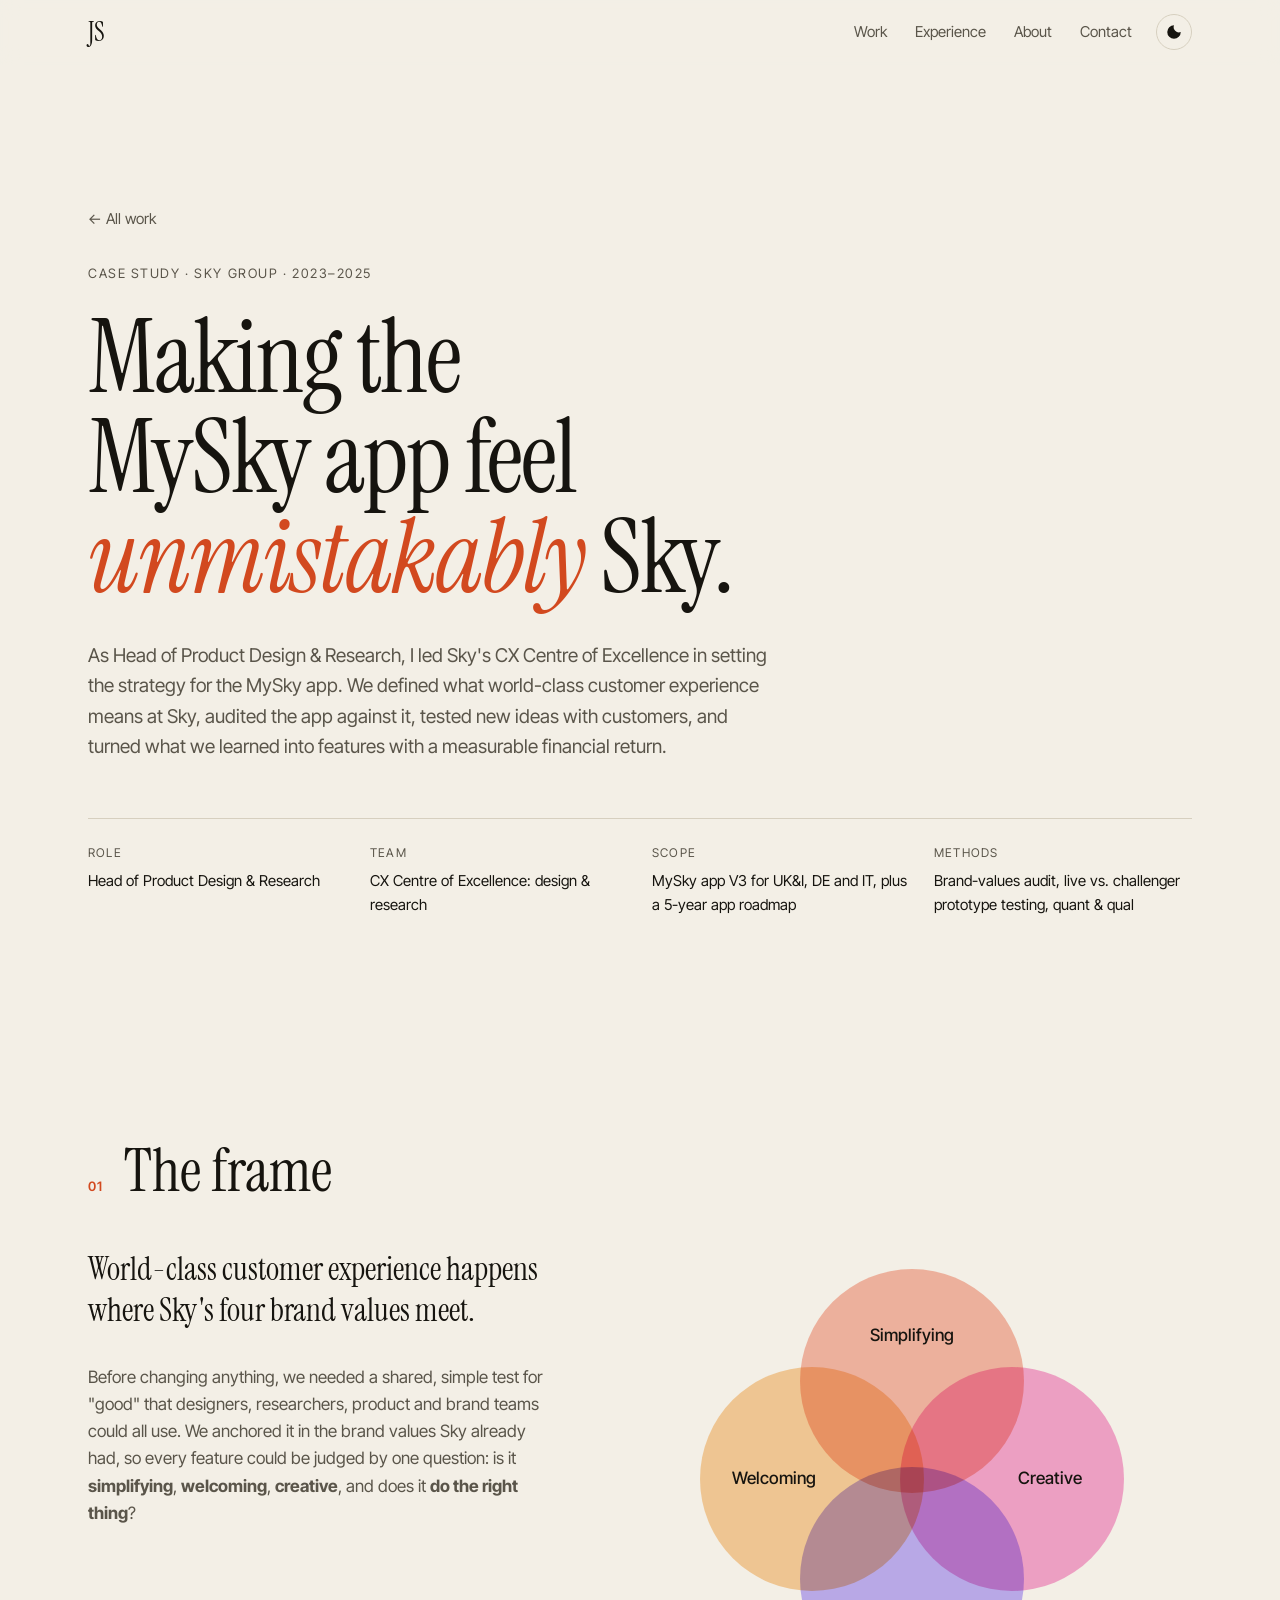
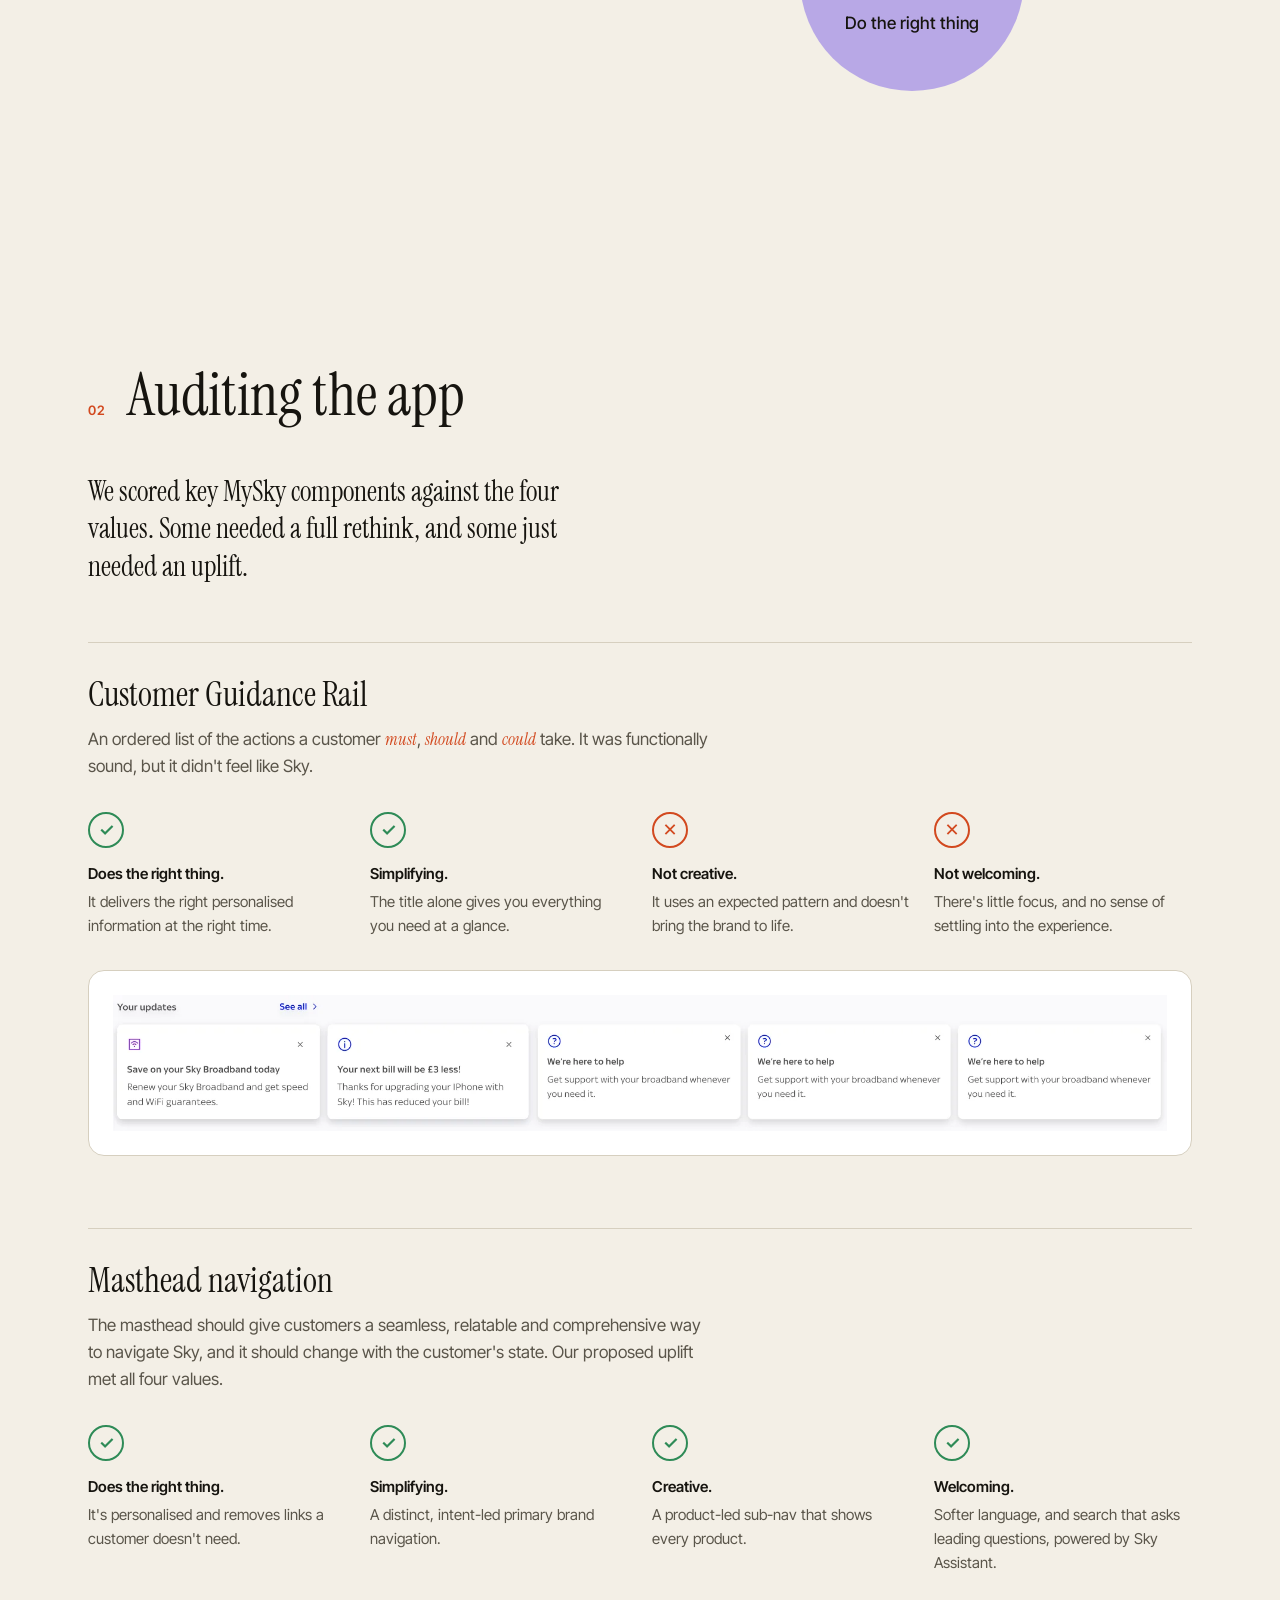
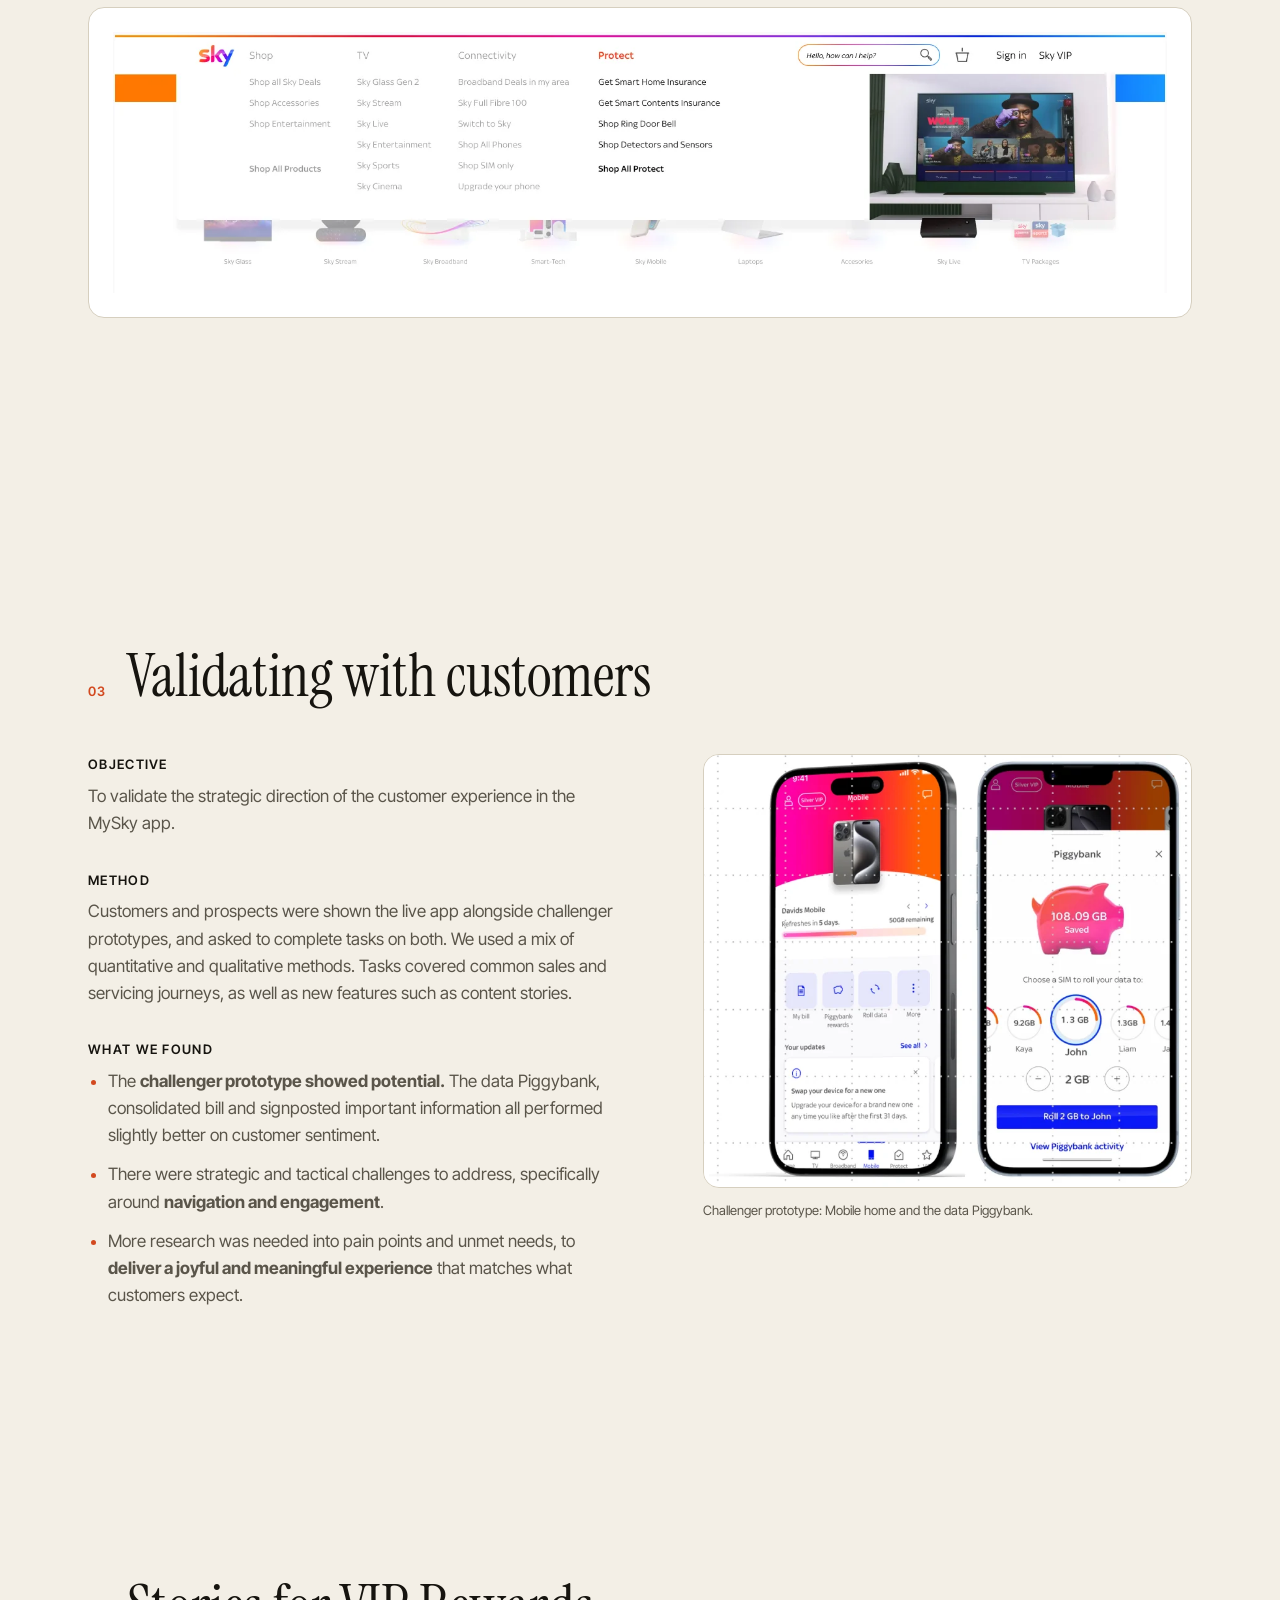
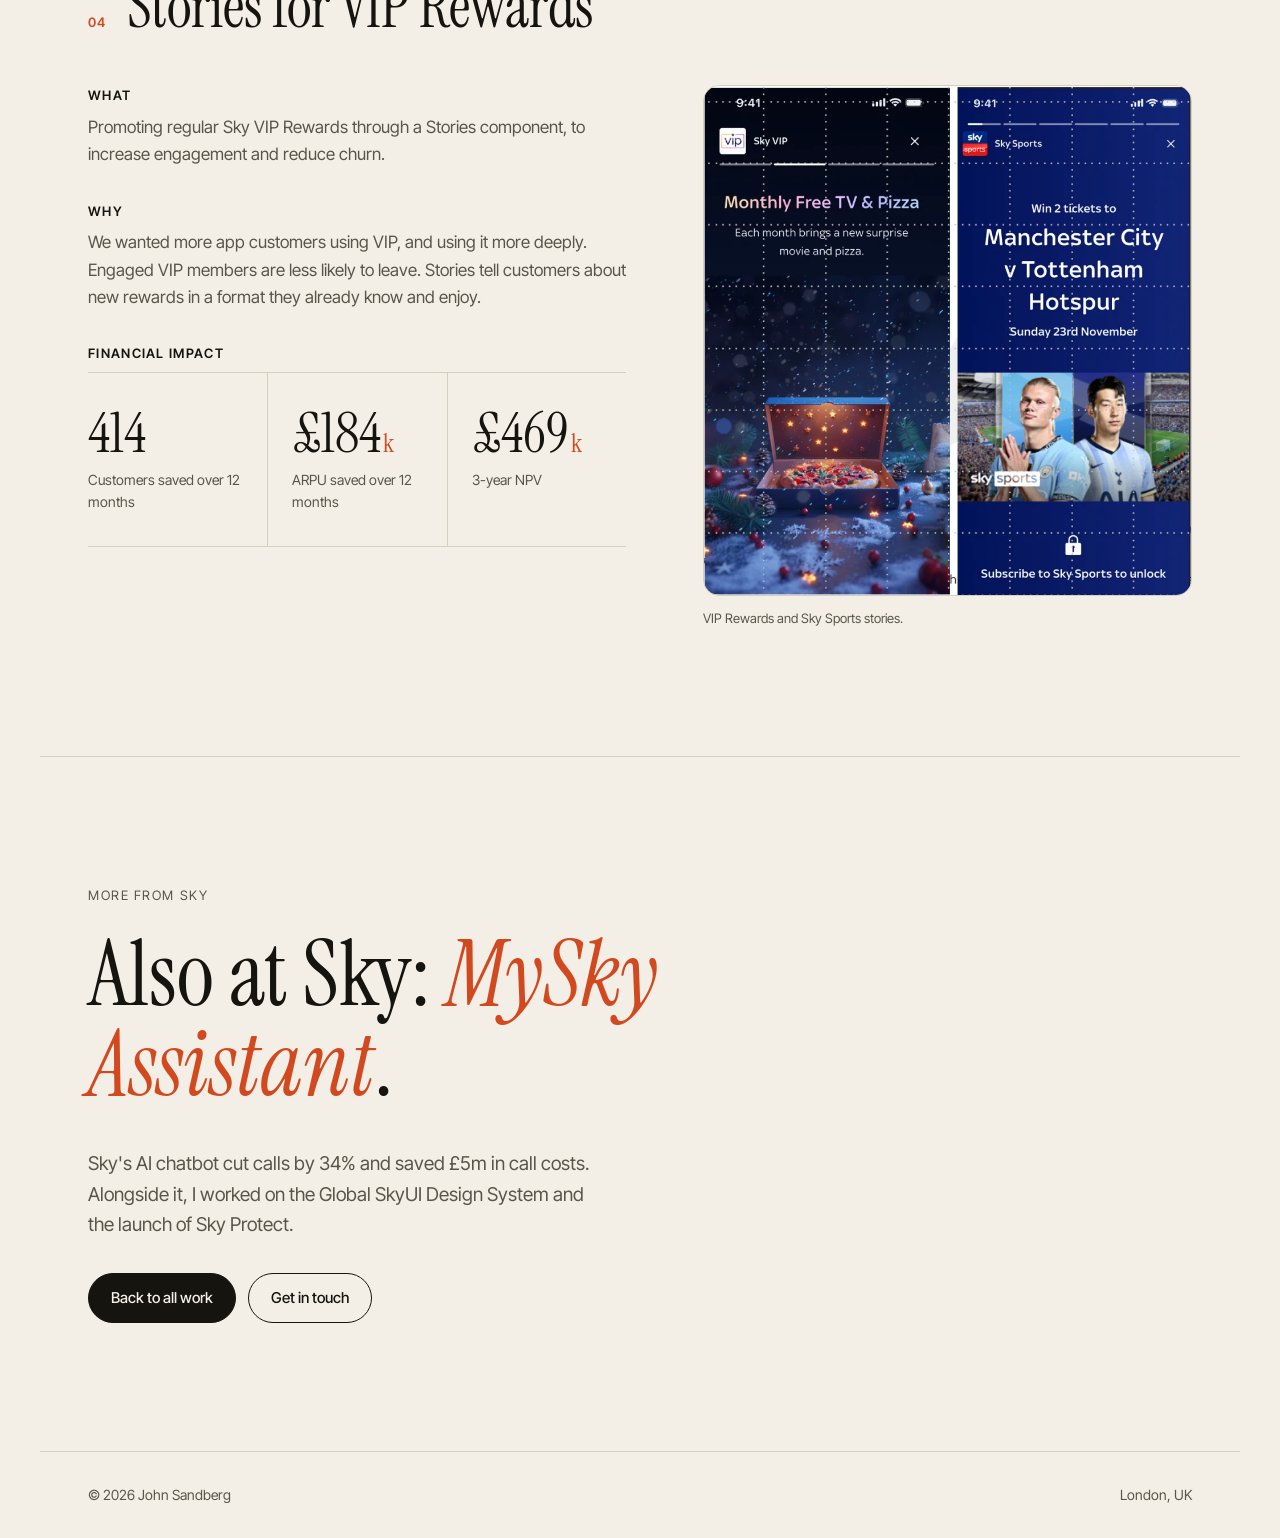
<file: work/mysky.html>
<!doctype html>
<html lang="en" class="no-js">
<head>
  <meta charset="utf-8">
  <meta name="viewport" content="width=device-width, initial-scale=1">
  <title>MySky App Strategy — John Sandberg</title>
  <meta name="description" content="Case study: how the Sky CX Centre of Excellence reshaped the MySky app around Sky's four brand values, validated it with customers, and used Stories to drive VIP Rewards engagement.">
  <meta property="og:title" content="MySky App Strategy — John Sandberg">
  <meta property="og:type" content="article">
  <link rel="icon" href="../assets/favicon.svg" type="image/svg+xml">
  <link rel="preconnect" href="https://fonts.googleapis.com">
  <link rel="preconnect" href="https://fonts.gstatic.com" crossorigin>
  <link href="https://fonts.googleapis.com/css2?family=Instrument+Serif:ital@0;1&family=Inter+Tight:wght@400;500;600&display=swap" rel="stylesheet">
  <link rel="stylesheet" href="../assets/styles.css">
</head>
<body>
  <a class="skip" href="#main">Skip to content</a>

  <header class="nav">
    <div class="wrap nav__inner">
      <a class="nav__mark" href="../" aria-label="John Sandberg, home">JS</a>
      <nav aria-label="Primary">
        <ul class="nav__links">
          <li><a href="../#work">Work</a></li>
          <li><a href="../#experience">Experience</a></li>
          <li><a href="../#about">About</a></li>
          <li><a href="../#contact">Contact</a></li>
        </ul>
      </nav>
      <button class="theme" type="button" aria-label="Toggle colour theme">
        <svg viewBox="0 0 24 24" width="18" height="18" aria-hidden="true"><path d="M12 3a9 9 0 1 0 9 9 7 7 0 0 1-9-9z" fill="currentColor"/></svg>
      </button>
    </div>
  </header>

  <main id="main">
    <!-- HERO -->
    <section class="hero wrap cs-hero">
      <a class="back" href="../#work">← All work</a>
      <p class="eyebrow">Case study · Sky Group · 2023–2025</p>
      <h1 class="hero__title">Making the MySky app feel <em>unmistakably</em> Sky.</h1>
      <p class="hero__lede">
        As Head of Product Design &amp; Research, I led Sky's CX Centre of Excellence in setting the strategy for the MySky app. We defined what world-class customer experience means at Sky, audited the app against it, tested new ideas with customers, and turned what we learned into features with a measurable financial return.
      </p>
      <dl class="cs-meta">
        <div><dt>Role</dt><dd>Head of Product Design &amp; Research</dd></div>
        <div><dt>Team</dt><dd>CX Centre of Excellence: design &amp; research</dd></div>
        <div><dt>Scope</dt><dd>MySky app V3 for UK&amp;I, DE and IT, plus a 5-year app roadmap</dd></div>
        <div><dt>Methods</dt><dd>Brand-values audit, live vs. challenger prototype testing, quant &amp; qual</dd></div>
      </dl>
    </section>

    <!-- 01 FRAME -->
    <section class="section wrap">
      <div class="section__head">
        <span class="section__num">01</span>
        <h2>The frame</h2>
      </div>
      <div class="approach__grid">
        <div class="approach__text reveal">
          <p class="big">World-class customer experience happens where Sky's four brand values meet.</p>
          <p>Before changing anything, we needed a shared, simple test for "good" that designers, researchers, product and brand teams could all use. We anchored it in the brand values Sky already had, so every feature could be judged by one question: is it <strong>simplifying</strong>, <strong>welcoming</strong>, <strong>creative</strong>, and does it <strong>do the right thing</strong>?</p>
        </div>
        <figure class="venn reveal" aria-label="Venn diagram of Sky's four brand values: Simplifying, Welcoming, Creative, Do the right thing">
          <svg viewBox="-20 -20 440 460" role="img" aria-hidden="true">
            <g class="venn__circles">
              <circle cx="200" cy="112" r="112" fill="#f6a28e"/>
              <circle cx="100" cy="210" r="112" fill="#f9c27f"/>
              <circle cx="300" cy="210" r="112" fill="#f58ac8"/>
              <circle cx="200" cy="310" r="112" fill="#a996ff"/>
            </g>
            <g class="venn__labels">
              <text x="200" y="72">Simplifying</text>
              <text x="62" y="215">Welcoming</text>
              <text x="338" y="215">Creative</text>
              <text x="200" y="360">Do the right thing</text>
            </g>
          </svg>
        </figure>
      </div>
    </section>

    <!-- 02 AUDIT -->
    <section class="section wrap">
      <div class="section__head">
        <span class="section__num">02</span>
        <h2>Auditing the app</h2>
      </div>
      <p class="cs-intro reveal">We scored key MySky components against the four values. Some needed a full rethink, and some just needed an uplift.</p>

      <article class="audit reveal">
        <h3 class="case__title">Customer Guidance Rail</h3>
        <p class="audit__desc">An ordered list of the actions a customer <em>must</em>, <em>should</em> and <em>could</em> take. It was functionally sound, but it didn't feel like Sky.</p>
        <ul class="verdicts">
          <li class="is-pass"><span class="verdict__icon" aria-label="Pass"></span><strong>Does the right thing.</strong> It delivers the right personalised information at the right time.</li>
          <li class="is-pass"><span class="verdict__icon" aria-label="Pass"></span><strong>Simplifying.</strong> The title alone gives you everything you need at a glance.</li>
          <li class="is-fail"><span class="verdict__icon" aria-label="Needs work"></span><strong>Not creative.</strong> It uses an expected pattern and doesn't bring the brand to life.</li>
          <li class="is-fail"><span class="verdict__icon" aria-label="Needs work"></span><strong>Not welcoming.</strong> There's little focus, and no sense of settling into the experience.</li>
        </ul>
        <figure class="shot shot--wide">
          <img src="../assets/work/mysky/guidance-rail.webp" width="1767" height="227" loading="lazy" alt="The MySky 'Your updates' rail: a row of cards such as 'Save on your Sky Broadband today', 'Your next bill will be £3 less!' and several 'We're here to help' cards.">
        </figure>
      </article>

      <article class="audit reveal">
        <h3 class="case__title">Masthead navigation</h3>
        <p class="audit__desc">The masthead should give customers a seamless, relatable and comprehensive way to navigate Sky, and it should change with the customer's state. Our proposed uplift met all four values.</p>
        <ul class="verdicts">
          <li class="is-pass"><span class="verdict__icon" aria-label="Pass"></span><strong>Does the right thing.</strong> It's personalised and removes links a customer doesn't need.</li>
          <li class="is-pass"><span class="verdict__icon" aria-label="Pass"></span><strong>Simplifying.</strong> A distinct, intent-led primary brand navigation.</li>
          <li class="is-pass"><span class="verdict__icon" aria-label="Pass"></span><strong>Creative.</strong> A product-led sub-nav that shows every product.</li>
          <li class="is-pass"><span class="verdict__icon" aria-label="Pass"></span><strong>Welcoming.</strong> Softer language, and search that asks leading questions, powered by Sky Assistant.</li>
        </ul>
        <figure class="shot shot--wide">
          <img src="../assets/work/mysky/masthead.webp" width="1616" height="400" loading="lazy" alt="The proposed Sky masthead: Shop, TV, Connectivity and Protect columns with product links, a 'Hello, how can I help?' search field and a product image panel.">
        </figure>
      </article>
    </section>

    <!-- 03 RESEARCH -->
    <section class="section wrap">
      <div class="section__head">
        <span class="section__num">03</span>
        <h2>Validating with customers</h2>
      </div>
      <div class="cs-split">
        <div class="reveal">
          <h3 class="cs-label">Objective</h3>
          <p>To validate the strategic direction of the customer experience in the MySky app.</p>
          <h3 class="cs-label">Method</h3>
          <p>Customers and prospects were shown the live app alongside challenger prototypes, and asked to complete tasks on both. We used a mix of quantitative and qualitative methods. Tasks covered common sales and servicing journeys, as well as new features such as content stories.</p>
          <h3 class="cs-label">What we found</h3>
          <ul class="findings">
            <li>The <strong>challenger prototype showed potential.</strong> The data Piggybank, consolidated bill and signposted important information all performed slightly better on customer sentiment.</li>
            <li>There were strategic and tactical challenges to address, specifically around <strong>navigation and engagement</strong>.</li>
            <li>More research was needed into pain points and unmet needs, to <strong>deliver a joyful and meaningful experience</strong> that matches what customers expect.</li>
          </ul>
        </div>
        <figure class="shot shot--phones reveal">
          <img src="../assets/work/mysky/research-prototypes.webp" width="785" height="695" loading="lazy" alt="Two challenger prototype screens: a Mobile home with data usage and quick actions, and a Piggybank screen showing 108.09 GB saved with the option to roll data to another SIM.">
          <figcaption>Challenger prototype: Mobile home and the data Piggybank.</figcaption>
        </figure>
      </div>
    </section>

    <!-- 04 STORIES -->
    <section class="section wrap">
      <div class="section__head">
        <span class="section__num">04</span>
        <h2>Stories for VIP Rewards</h2>
      </div>
      <div class="cs-split">
        <div class="reveal">
          <h3 class="cs-label">What</h3>
          <p>Promoting regular Sky VIP Rewards through a Stories component, to increase engagement and reduce churn.</p>
          <h3 class="cs-label">Why</h3>
          <p>We wanted more app customers using VIP, and using it more deeply. Engaged VIP members are less likely to leave. Stories tell customers about new rewards in a format they already know and enjoy.</p>
          <h3 class="cs-label">Financial impact</h3>
          <div class="stats stats--3 impact">
            <div class="stat"><span class="stat__num">414</span><span class="stat__label">Customers saved over 12 months</span></div>
            <div class="stat"><span class="stat__num">£184<small>k</small></span><span class="stat__label">ARPU saved over 12 months</span></div>
            <div class="stat"><span class="stat__num">£469<small>k</small></span><span class="stat__label">3-year NPV</span></div>
          </div>
        </div>
        <figure class="shot shot--phones reveal">
          <img src="../assets/work/mysky/vip-stories.webp" width="855" height="892" loading="lazy" alt="Two Story screens: Sky VIP 'Monthly Free TV & Pizza', and a Sky Sports story to win two tickets to Manchester City v Tottenham Hotspur.">
          <figcaption>VIP Rewards and Sky Sports stories.</figcaption>
        </figure>
      </div>
    </section>

    <!-- NEXT -->
    <section class="contact wrap">
      <p class="eyebrow">More from Sky</p>
      <h2 class="contact__title">Also at Sky: <em>MySky Assistant</em>.</h2>
      <p class="hero__lede">Sky's AI chatbot cut calls by 34% and saved £5m in call costs. Alongside it, I worked on the Global SkyUI Design System and the launch of Sky Protect.</p>
      <div class="hero__cta" style="margin-top:32px">
        <a class="btn btn--solid" href="../#work">Back to all work</a>
        <a class="btn" href="mailto:j.e.sandberg91@gmail.com">Get in touch</a>
      </div>
    </section>
  </main>

  <footer class="footer wrap">
    <span>© <span id="year">2026</span> John Sandberg</span>
    <span>London, UK</span>
  </footer>

  <script src="../assets/main.js"></script>
</body>
</html>
</file>
<file: assets/styles.css>
/* ---------- Tokens ---------- */
:root {
  --paper: #f3efe6;
  --paper-2: #ebe5d8;
  --ink: #16140f;
  --ink-2: #5a554a;
  --line: #d6cfbf;
  --accent: #d2491f;
  --serif: "Instrument Serif", Georgia, serif;
  --sans: "Inter Tight", system-ui, -apple-system, sans-serif;
  --gutter: clamp(16px, 4vw, 48px);
  --max: 1200px;
  color-scheme: light;
}
@media (prefers-color-scheme: dark) {
  :root:not([data-theme="light"]) {
    --paper: #12110e; --paper-2: #1b1a16; --ink: #efe9dc; --ink-2: #a39d90;
    --line: #2f2c25; --accent: #f06a3c; color-scheme: dark;
  }
}
:root[data-theme="dark"] {
  --paper: #12110e; --paper-2: #1b1a16; --ink: #efe9dc; --ink-2: #a39d90;
  --line: #2f2c25; --accent: #f06a3c; color-scheme: dark;
}

/* ---------- Base ---------- */
*, *::before, *::after { box-sizing: border-box; }
html { scroll-behavior: smooth; scroll-padding-top: 80px; }
body {
  margin: 0; background: var(--paper); color: var(--ink);
  font: 400 17px/1.6 var(--sans); -webkit-font-smoothing: antialiased;
  overflow-x: hidden;
}
h1, h2, h3, h4 { margin: 0; font-weight: 400; }
p { margin: 0 0 1em; }
a { color: inherit; }
em { font-family: var(--serif); font-style: italic; color: var(--accent); }
.wrap { width: 100%; max-width: var(--max); margin-inline: auto; padding-inline: var(--gutter); }
.skip { position: absolute; left: -999px; }
.skip:focus { left: 16px; top: 16px; z-index: 100; background: var(--ink); color: var(--paper); padding: 8px 12px; }
:focus-visible { outline: 2px solid var(--accent); outline-offset: 3px; }
.eyebrow { font-size: 13px; letter-spacing: .12em; text-transform: uppercase; color: var(--ink-2); margin-bottom: 24px; }

/* ---------- Nav ---------- */
.nav {
  position: sticky; top: 0; z-index: 10;
  background: color-mix(in srgb, var(--paper) 85%, transparent);
  backdrop-filter: blur(10px); border-bottom: 1px solid transparent;
  transition: border-color .3s;
}
.nav.is-scrolled { border-color: var(--line); }
.nav__inner { display: flex; align-items: center; gap: 24px; height: 64px; }
.nav__mark { font: 400 26px/1 var(--serif); text-decoration: none; margin-right: auto; }
.nav__links { display: flex; gap: 28px; list-style: none; margin: 0; padding: 0; font-size: 15px; }
.nav__links a { text-decoration: none; color: var(--ink-2); transition: color .2s; }
.nav__links a:hover { color: var(--ink); }
.theme {
  display: grid; place-items: center; width: 36px; height: 36px; border-radius: 50%;
  border: 1px solid var(--line); background: none; color: var(--ink); cursor: pointer;
}

/* ---------- Hero ---------- */
.hero { padding-top: clamp(64px, 12vw, 140px); padding-bottom: clamp(48px, 8vw, 96px); }
.hero__title {
  font: 400 clamp(44px, 8vw, 112px)/.98 var(--serif); letter-spacing: -.02em;
  max-width: 14ch; text-wrap: balance;
}
.hero__foot {
  display: flex; flex-wrap: wrap; justify-content: space-between; align-items: end;
  gap: 32px; margin-top: clamp(40px, 6vw, 72px);
}
.hero__lede { max-width: 46ch; color: var(--ink-2); font-size: 19px; margin: 0; }
.hero__cta { display: flex; gap: 12px; flex-wrap: wrap; }
.btn {
  display: inline-block; padding: 12px 22px; border-radius: 999px; border: 1px solid var(--ink);
  text-decoration: none; font-size: 15px; font-weight: 500; transition: transform .2s, background .2s, color .2s;
}
.btn:hover { transform: translateY(-2px); }
.btn--solid { background: var(--ink); color: var(--paper); }

/* ---------- Stats ---------- */
.stats {
  display: grid; grid-template-columns: repeat(4, 1fr);
  border-top: 1px solid var(--line); border-bottom: 1px solid var(--line);
}
.stat { padding: 32px 24px 32px 0; display: flex; flex-direction: column; gap: 8px; }
.stat + .stat { padding-left: 24px; border-left: 1px solid var(--line); }
.stat__num { font: 400 clamp(48px, 6vw, 76px)/1 var(--serif); }
.stat__num small { font-size: .45em; color: var(--accent); margin-left: 2px; }
.stat__label { font-size: 14px; color: var(--ink-2); max-width: 24ch; }

/* ---------- Sections ---------- */
.section { padding-block: clamp(72px, 10vw, 128px); }
.section__head { display: flex; align-items: baseline; gap: 20px; margin-bottom: 48px; }
.section__num { font-size: 13px; color: var(--accent); font-weight: 600; letter-spacing: .1em; }
.section__head h2 { font: 400 clamp(36px, 5vw, 60px)/1 var(--serif); }

/* ---------- Cases ---------- */
.case { border-top: 1px solid var(--line); padding-top: 24px; }
.case__meta { display: flex; gap: 8px; flex-wrap: wrap; margin-bottom: 16px; }
.tag { font-size: 12px; letter-spacing: .04em; padding: 4px 10px; border-radius: 999px; background: var(--ink); color: var(--paper); }
.tag--ghost { background: none; color: var(--ink-2); border: 1px solid var(--line); }
.case__title { font: 400 clamp(26px, 3vw, 34px)/1.15 var(--serif); margin-bottom: 12px; }
.case p { color: var(--ink-2); }
.case--feature { background: var(--paper-2); border: 0; border-radius: 20px; padding: clamp(24px, 4vw, 56px); margin-bottom: 56px; }
.case--feature .case__title { font-size: clamp(32px, 4.5vw, 56px); max-width: 18ch; }
.case__lede { font-size: 19px; max-width: 62ch; }
.case__grid { display: grid; grid-template-columns: repeat(2, 1fr); gap: 32px 48px; margin-top: 40px; }
.case__grid h4 { font-size: 13px; font-weight: 600; letter-spacing: .1em; text-transform: uppercase; margin-bottom: 8px; color: var(--ink); }
.case__grid p { font-size: 15px; margin: 0; }
.cases { display: grid; grid-template-columns: repeat(2, 1fr); gap: 48px 56px; }

/* ---------- Gallery ---------- */
.gallery { display: grid; grid-template-columns: repeat(2, 1fr); gap: clamp(24px, 3vw, 40px); }
.tile { margin: 0; }
.tile--wide { grid-column: 1 / -1; }
.tile img { display: block; width: 100%; height: auto; border-radius: 16px; border: 1px solid var(--line); background: #fff; }
.tile:not(.tile--wide) img { aspect-ratio: 16 / 10; object-fit: cover; }
.tile img.is-contain { object-fit: contain; padding: 12px; }
.tile figcaption { margin-top: 14px; font-size: 15px; color: var(--ink-2); }
.tile figcaption strong { display: block; font: 400 22px/1.2 var(--serif); color: var(--ink); margin-bottom: 4px; }

/* ---------- Approach ---------- */
.approach__grid { display: grid; grid-template-columns: 1fr 1.2fr; gap: clamp(32px, 6vw, 80px); align-items: start; }
.split__bar { height: 14px; border-radius: 999px; background: var(--line); overflow: hidden; }
.split__bar span { display: block; height: 100%; width: 0; background: var(--accent); border-radius: 999px; transition: width 1.4s cubic-bezier(.2,.7,.2,1); }
.split.is-in .split__bar span { width: var(--w); }
.split__legend { display: grid; grid-template-columns: 4fr 1.4fr; gap: 16px; margin-top: 16px; font-size: 15px; }
.split__legend strong { font: 400 40px/1 var(--serif); display: block; margin-bottom: 4px; }
.split__legend small { color: var(--ink-2); font-size: 13px; }
.big { font: 400 clamp(24px, 2.6vw, 32px)/1.3 var(--serif); }
.approach__text p:not(.big) { color: var(--ink-2); }
.chips { list-style: none; padding: 0; margin: 24px 0 0; display: flex; flex-wrap: wrap; gap: 8px; }
.chips li { font-size: 13px; border: 1px solid var(--line); border-radius: 999px; padding: 6px 12px; }

/* ---------- Timeline ---------- */
.timeline { list-style: none; padding: 0; margin: 0; }
.role {
  display: grid; grid-template-columns: 160px 1.2fr 1fr; gap: 24px; align-items: baseline;
  padding: 28px 0; border-top: 1px solid var(--line); transition: padding-left .3s;
}
.role:last-child { border-bottom: 1px solid var(--line); }
.role:hover { padding-left: 12px; }
.role__date { font-size: 14px; color: var(--ink-2); font-variant-numeric: tabular-nums; }
.role h3 { font: 400 26px/1.2 var(--serif); }
.role__co { margin: 4px 0 0; font-size: 15px; color: var(--accent); }
.role__desc { color: var(--ink-2); font-size: 15px; margin: 0; }

/* ---------- Education ---------- */
.edu { list-style: none; padding: 0; margin: 0; display: grid; grid-template-columns: repeat(auto-fit, minmax(260px, 1fr)); gap: 16px; }
.edu li { padding: 24px; border: 1px solid var(--line); border-radius: 16px; display: flex; flex-direction: column; gap: 8px; }
.edu strong { font: 400 22px/1.2 var(--serif); }
.edu span { color: var(--ink-2); font-size: 15px; }

/* ---------- Quotes ---------- */
.quotes { display: grid; grid-template-columns: 1fr 1fr; gap: clamp(32px, 5vw, 72px); padding-block: 48px clamp(72px, 10vw, 128px); }
.quote { margin: 0; }
.quote blockquote { margin: 0 0 20px; font: italic 400 clamp(24px, 2.6vw, 34px)/1.25 var(--serif); }
.quote figcaption { font-size: 15px; font-weight: 500; }
.quote figcaption span { display: block; font-weight: 400; color: var(--ink-2); }

/* ---------- Contact ---------- */
.contact { padding-block: clamp(72px, 10vw, 128px); border-top: 1px solid var(--line); }
.contact__title { font: 400 clamp(44px, 7vw, 96px)/1 var(--serif); max-width: 14ch; margin-bottom: 40px; }
.contact__mail {
  font-size: clamp(18px, 2.4vw, 28px); text-decoration: none; overflow-wrap: anywhere;
  border-bottom: 2px solid var(--accent); padding-bottom: 4px;
}
.contact__mail:hover { color: var(--accent); }
.footer { display: flex; justify-content: space-between; padding-block: 32px; font-size: 14px; color: var(--ink-2); border-top: 1px solid var(--line); }

/* ---------- Case study pages ---------- */
.cs-hero .hero__title { max-width: 16ch; }
.cs-hero .hero__lede { margin-top: 32px; max-width: 62ch; }
.back { display: inline-block; margin-bottom: 32px; font-size: 15px; color: var(--ink-2); text-decoration: none; }
.back:hover { color: var(--accent); }
.cs-meta { display: grid; grid-template-columns: repeat(4, 1fr); gap: 24px; margin: 56px 0 0; padding-top: 24px; border-top: 1px solid var(--line); }
.cs-meta dt { font-size: 12px; letter-spacing: .1em; text-transform: uppercase; color: var(--ink-2); margin-bottom: 6px; }
.cs-meta dd { margin: 0; font-size: 15px; }
.cs-intro { font: 400 clamp(22px, 2.4vw, 28px)/1.35 var(--serif); max-width: 40ch; margin-bottom: 56px; }
.cs-label { font-size: 13px; font-weight: 600; letter-spacing: .1em; text-transform: uppercase; margin: 32px 0 8px; }
.cs-label:first-child { margin-top: 0; }
.cs-split p, .findings { color: var(--ink-2); }
.cs-split { display: grid; grid-template-columns: 1.1fr 1fr; gap: clamp(32px, 6vw, 80px); align-items: start; }
.findings { padding-left: 20px; margin: 0; }
.findings li { margin-bottom: 12px; }
.findings li::marker { color: var(--accent); }

.venn { margin: 0; }
.venn svg { width: 100%; max-width: 440px; display: block; margin-inline: auto; }
.venn__circles circle { fill-opacity: .72; mix-blend-mode: multiply; }
:root[data-theme="dark"] .venn__circles circle { mix-blend-mode: normal; fill-opacity: .62; }
@media (prefers-color-scheme: dark) { :root:not([data-theme="light"]) .venn__circles circle { mix-blend-mode: normal; fill-opacity: .62; } }
.venn__labels text { font: 500 17px var(--sans); fill: #16140f; text-anchor: middle; }

.audit { border-top: 1px solid var(--line); padding-top: 32px; margin-bottom: 72px; }
.audit__desc { color: var(--ink-2); max-width: 62ch; }
.verdicts { list-style: none; padding: 0; margin: 32px 0; display: grid; grid-template-columns: repeat(4, 1fr); gap: 24px; }
.verdicts li { font-size: 15px; color: var(--ink-2); }
.verdicts strong { display: block; color: var(--ink); font-weight: 600; margin-bottom: 4px; }
.verdict__icon { display: grid; place-items: center; width: 36px; height: 36px; border-radius: 50%; margin-bottom: 14px; border: 2px solid; font-size: 18px; font-weight: 600; }
.is-pass .verdict__icon { color: #2e8b57; }
.is-fail .verdict__icon { color: var(--accent); }
.is-pass .verdict__icon::before { content: "✓"; }
.is-fail .verdict__icon::before { content: "✕"; }

.shot { margin: 0; }
.shot img { display: block; width: 100%; height: auto; border-radius: 16px; border: 1px solid var(--line); background: #fff; }
.shot--wide img { padding: clamp(8px, 2vw, 24px); }
.shot--phones img { background: var(--paper-2); }
.shot figcaption { font-size: 13px; color: var(--ink-2); margin-top: 12px; }
.stats--3 { grid-template-columns: repeat(3, 1fr); }
.impact .stat__num { font-size: clamp(40px, 4.5vw, 56px); }
.case__link { display: inline-block; margin-top: 4px; font-weight: 500; font-size: 15px; text-decoration: none; border-bottom: 1px solid var(--accent); }
.case__link:hover { color: var(--accent); }
.case--feature .case__link { margin-top: 40px; }

/* ---------- Phone screens ---------- */
.screens { padding-bottom: clamp(24px, 4vw, 48px); }
.phones { display: grid; grid-template-columns: repeat(3, 1fr); gap: clamp(20px, 4vw, 56px); padding: clamp(28px, 5vw, 64px); background: var(--paper-2); border-radius: 24px; }
.phone { margin: 0; }
.phone__frame { border-radius: 34px; padding: 8px; background: var(--ink); box-shadow: 0 24px 48px -24px rgba(0,0,0,.35); }
.phone__frame img { display: block; width: 100%; height: auto; aspect-ratio: 640 / 1387; object-fit: cover; object-position: top; border-radius: 27px; background: #fff; }
.phone figcaption { margin-top: 20px; font-size: 14px; color: var(--ink-2); }
.phone figcaption strong { display: block; font: 400 22px/1.2 var(--serif); color: var(--ink); margin-bottom: 4px; }
.screens__note { font-size: 13px; color: var(--ink-2); margin-top: 12px; }

/* ---------- Kemble components ---------- */
.gaps { list-style: none; padding: 0; margin: 0 0 56px; display: grid; grid-template-columns: repeat(4, 1fr); gap: 24px; }
.gaps li { border-top: 2px solid var(--accent); padding-top: 14px; color: var(--ink-2); font-size: 15px; }
.gaps strong { display: block; color: var(--ink); font-weight: 600; margin-bottom: 4px; }
.duo { display: grid; grid-template-columns: 1fr 1fr; border-radius: 20px; overflow: hidden; margin-bottom: 56px; }
.duo__panel { padding: clamp(24px, 4vw, 48px); background: var(--paper-2); }
.duo__panel p:last-child { font: 400 clamp(20px, 2vw, 26px)/1.35 var(--serif); margin: 0; }
.duo__panel--alt { background: var(--ink); color: var(--paper); }
.duo__label { font-size: 12px; letter-spacing: .1em; text-transform: uppercase; opacity: .7; margin-bottom: 20px; }
.pillars { list-style: none; padding: 0; margin: 0; display: grid; grid-template-columns: repeat(3, 1fr); gap: 32px; }
.pillars li, .levers li { color: var(--ink-2); font-size: 15px; }
.pillars span { display: block; color: var(--accent); font-size: 13px; font-weight: 600; margin-bottom: 8px; }
.pillars strong, .levers strong { display: block; font: 400 26px/1.2 var(--serif); color: var(--ink); margin-bottom: 8px; }

.phases { list-style: none; padding: 0; margin: 0; display: grid; grid-template-columns: repeat(4, 1fr); counter-reset: ph; }
.phases li { position: relative; padding: 28px 24px 0 0; border-top: 2px solid var(--line); }
.phases li::before { content: ""; position: absolute; top: -8px; left: 0; width: 14px; height: 14px; border-radius: 50%; background: var(--paper); border: 2px solid var(--accent); }
.phases li:first-child::before { background: var(--accent); }
.phases__n { font-size: 12px; letter-spacing: .1em; text-transform: uppercase; color: var(--ink-2); }
.phases h3 { font: 400 40px/1.1 var(--serif); margin: 4px 0 10px; }
.phases__q { font-family: var(--serif); font-style: italic; font-size: 19px; color: var(--accent); }
.phases p:not(.phases__q) { color: var(--ink-2); font-size: 15px; }

.ladder-block { margin-bottom: 64px; }
.ladder-block__head { display: flex; flex-wrap: wrap; align-items: baseline; justify-content: space-between; gap: 8px 24px; margin-bottom: 20px; }
.ladder-block__head p { color: var(--ink-2); font-size: 15px; margin: 0; }
.ladder { list-style: none; padding: 0; margin: 0; display: grid; grid-template-columns: repeat(5, 1fr); gap: 8px; }
.ladder li { padding: 18px; border-radius: 14px; background: color-mix(in srgb, var(--accent) calc(var(--i) * 5%), var(--paper-2)); font-size: 14px; color: var(--ink-2); }
.ladder li:nth-child(1) { --i: 0; } .ladder li:nth-child(2) { --i: 1; } .ladder li:nth-child(3) { --i: 2; } .ladder li:nth-child(4) { --i: 3; } .ladder li:nth-child(5) { --i: 4; }
.ladder span { font-size: 12px; font-weight: 600; color: var(--accent); }
.ladder strong { display: block; font: 400 22px/1.2 var(--serif); color: var(--ink); margin: 2px 0 8px; }
.ladder q { display: block; margin-top: 8px; font-family: var(--serif); font-style: italic; font-size: 16px; color: var(--ink); }

.matrix { display: grid; grid-template-columns: auto 1fr 1fr; grid-template-rows: auto auto auto; gap: 12px; margin-top: 24px; }
.matrix__y { grid-column: 1; writing-mode: vertical-rl; transform: rotate(180deg); font-size: 12px; letter-spacing: .08em; text-transform: uppercase; color: var(--ink-2); text-align: center; border-right: 1px solid var(--line); padding-left: 8px; }
.matrix__y--top { grid-row: 1; } .matrix__y--bottom { grid-row: 2; }
.matrix__cell { padding: 22px; border-radius: 16px; background: var(--paper-2); font-size: 15px; color: var(--ink-2); }
.matrix__cell strong { display: block; font: 400 24px/1.2 var(--serif); color: var(--ink); margin-bottom: 6px; }
.matrix__cell small { display: block; font-size: 13px; font-weight: 600; color: var(--accent); }
.matrix__cell--goal { background: var(--ink); color: color-mix(in srgb, var(--paper) 75%, transparent); }
.matrix__cell--goal strong { color: var(--paper); }
.matrix__x { grid-row: 3; font-size: 12px; letter-spacing: .08em; text-transform: uppercase; color: var(--ink-2); border-top: 1px solid var(--line); padding-top: 8px; }
.matrix__x--left { grid-column: 2; } .matrix__x--right { grid-column: 3; text-align: right; }

.levers { list-style: none; padding: 0; margin: 0; display: grid; grid-template-columns: repeat(5, 1fr); gap: 20px; }
.levers strong { font-size: 22px; }
.levers__scale { display: flex; justify-content: space-between; margin: 20px 0 64px; padding-top: 10px; font-size: 12px; letter-spacing: .08em; text-transform: uppercase; color: var(--ink-2);
  border-top: 2px solid; border-image: linear-gradient(90deg, var(--line), var(--accent)) 1; }
.cohorts__intro { color: var(--ink-2); max-width: 62ch; }

/* ---------- Motion ---------- */
.reveal { opacity: 0; transform: translateY(18px); transition: opacity .8s ease, transform .8s ease; }
.reveal.is-in { opacity: 1; transform: none; }
.no-js .reveal { opacity: 1; transform: none; }
@media (prefers-reduced-motion: reduce) {
  html { scroll-behavior: auto; }
  .reveal { opacity: 1; transform: none; transition: none; }
  .split__bar span { transition: none; }
}

/* ---------- Responsive ---------- */
@media (max-width: 900px) {
  .stats { grid-template-columns: repeat(2, 1fr); }
  .stat:nth-child(3) { padding-left: 0; border-left: 0; }
  .stat:nth-child(n+3) { border-top: 1px solid var(--line); }
  .cases, .case__grid, .approach__grid, .quotes, .gallery { grid-template-columns: 1fr; }
  .role { grid-template-columns: 1fr; gap: 8px; }
  .cs-meta, .verdicts { grid-template-columns: repeat(2, 1fr); }
  .cs-split { grid-template-columns: 1fr; }
  .gaps, .phases { grid-template-columns: repeat(2, 1fr); row-gap: 40px; }
  .pillars, .duo { grid-template-columns: 1fr; }
  .ladder, .levers { grid-template-columns: 1fr 1fr; }
}
@media (max-width: 600px) {
  .nav__links { display: none; }
  .stat { padding: 24px 12px 24px 0; }
  .stat + .stat { padding-left: 12px; }
  .stat:nth-child(3) { padding-left: 0; }
  .split__legend { grid-template-columns: 1fr; }
  .footer { flex-direction: column; gap: 4px; }
  .cs-meta, .verdicts, .stats--3 { grid-template-columns: 1fr; }
  .shot--wide { overflow-x: auto; margin-inline: calc(var(--gutter) * -1); padding-inline: var(--gutter); }
  .shot--wide img { width: 820px; max-width: none; }
  .shot--wide::after { content: "Scroll sideways to see more →"; display: block; font-size: 12px; color: var(--ink-2); margin-top: 8px; }
  .stats--3 .stat { padding-left: 0; border-left: 0; }
  .stats--3 .stat + .stat { border-top: 1px solid var(--line); }
  .gaps, .phases, .ladder, .levers { grid-template-columns: 1fr; }
  .phones { display: flex; overflow-x: auto; scroll-snap-type: x mandatory; margin-inline: calc(var(--gutter) * -1); border-radius: 0; padding-inline: var(--gutter); }
  .phone { flex: 0 0 72%; scroll-snap-align: center; }
  .matrix { grid-template-columns: 1fr; }
  .matrix__y, .matrix__x { display: none; }
  .levers__scale { display: none; }
}
</file>
